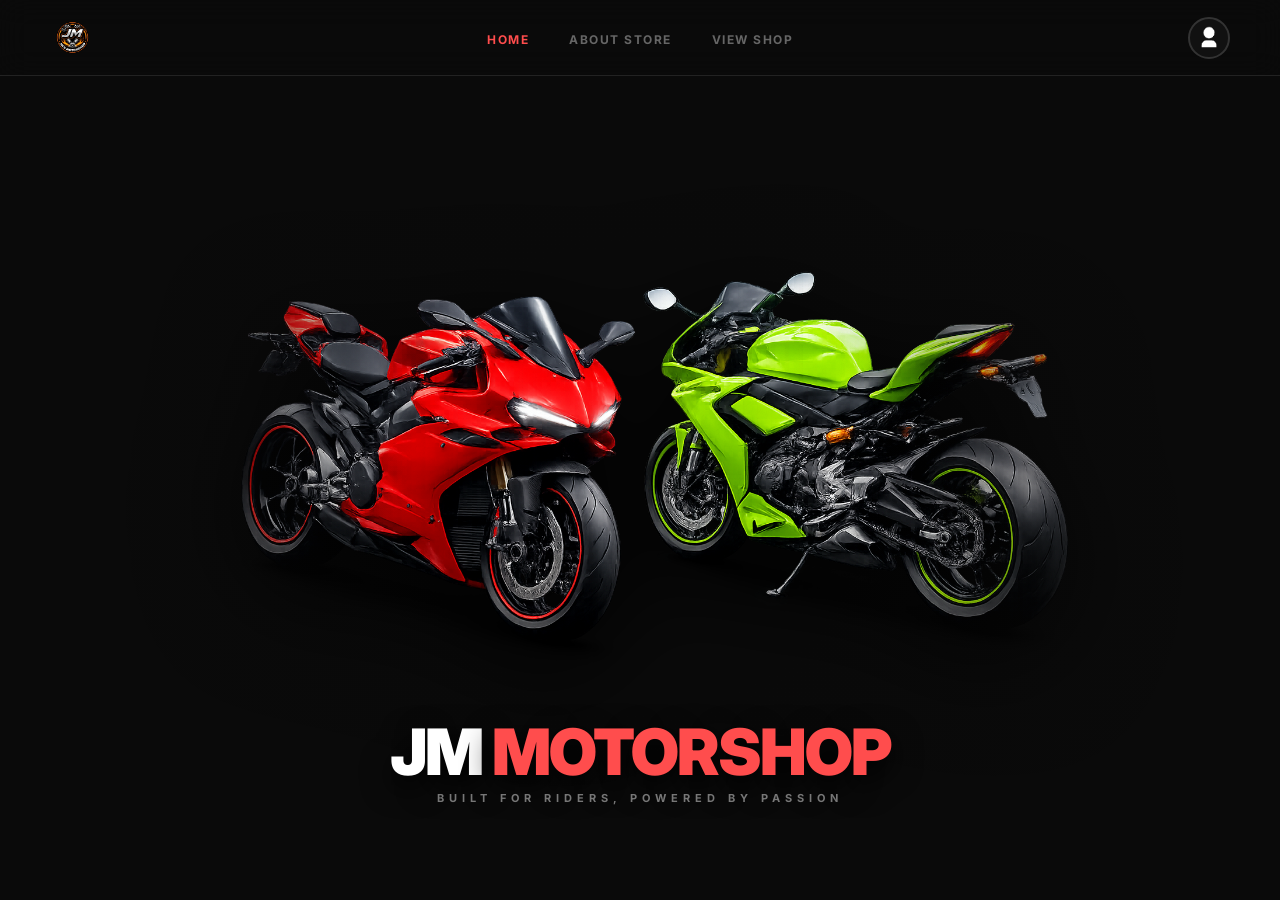
<file: index.html>
<!DOCTYPE html>
<html lang="en">
<head>
    <meta charset="UTF-8">
    <meta name="viewport" content="width=device-width, initial-scale=1.0">
    <title>JM Motorshop</title>
    <link rel="icon" type="image/png" href="./src/logo-icons/logologo.png">
    <!-- Redirect to the actual entry page -->
    <meta http-equiv="refresh" content="0; url=./src/start/index.html">
    <style>
        body {
            margin: 0;
            background: #0a0a0a;
            color: white;
            font-family: 'Inter', sans-serif;
            display: flex;
            align-items: center;
            justify-content: center;
            height: 100vh;
        }
        p { color: #555; font-size: 13px; }
        a { color: #ff4d4d; }
    </style>
</head>
<body>
    <p>Redirecting… <a href="./src/start/index.html">Click here if not redirected.</a></p>
    <script>
        window.location.replace('./src/start/index.html');
    </script>
</body>
</html>
</file>
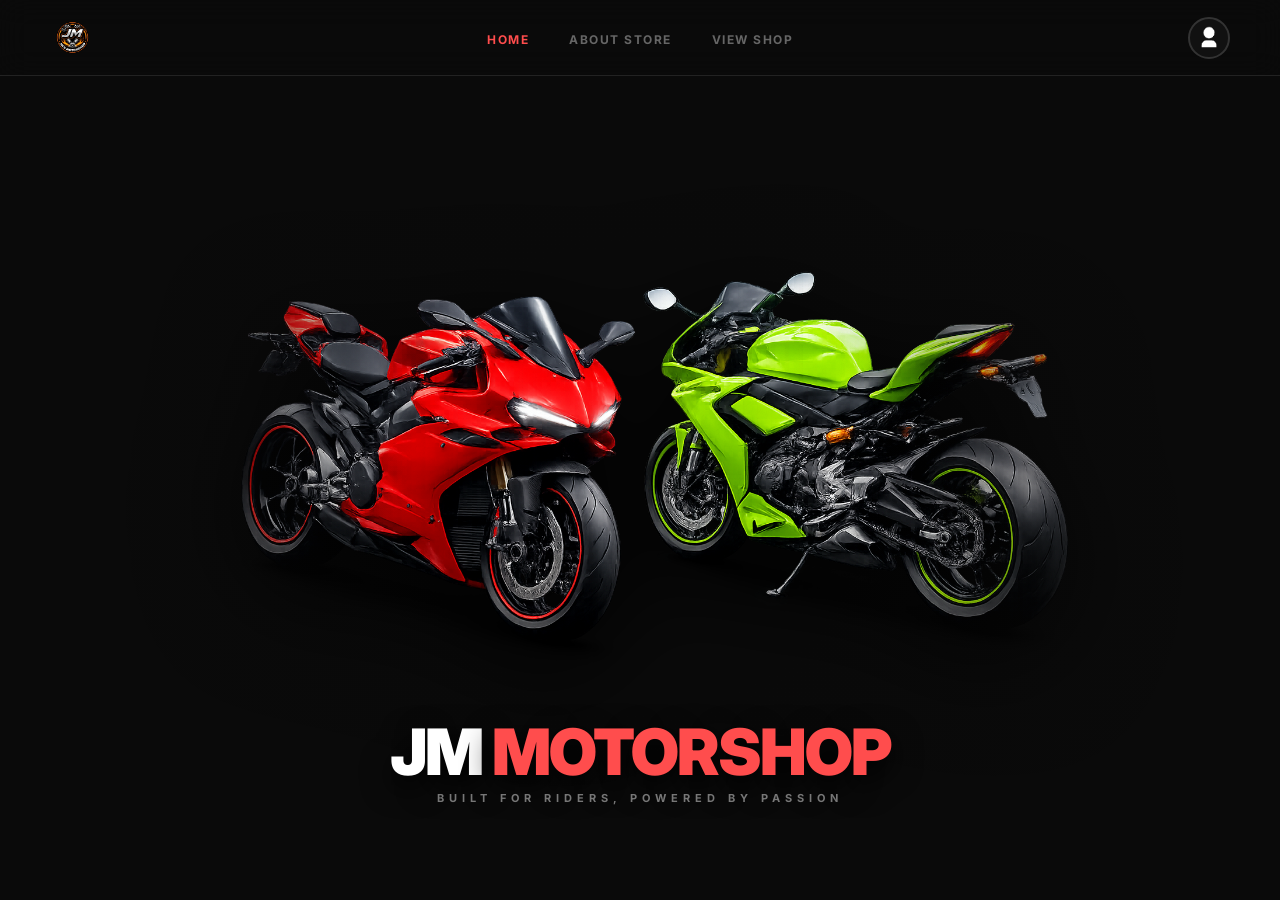
<file: src/start/index.html>
<!DOCTYPE html>
<html lang="en">
<head>
    <meta charset="UTF-8">
    <meta name="viewport" content="width=device-width, initial-scale=1.0">
    <title>JM Motorshop - Experience the Ride</title>
    <link rel="icon" type="image/png" href="../logo-icons/logologo.png"> 
    <link href="https://fonts.googleapis.com/css2?family=Inter:wght@400;700;900&display=swap" rel="stylesheet">
    <link rel="stylesheet" href="./design.css">

</head>
<body>
    <header class="main-header"> 
        <div class="logo-area">
            <div class="logo-icon" onclick="handleAdminClick()">
                <img src="../logo-icons/logologo.png" alt="Logo">
            </div>
        </div>

        <ul class="nav-links">
            <li><a href="#" class="active">Home</a></li>
            <li><a href="../about-us/about.html">About Store</a></li>
            <li><a href="../branding/brand.html">View Shop</a></li>
        </ul>

        <div class="profile-area">
            <a href="../Profile/profile.html" class="profile-circle">
                <img src="../logo-icons/user-3-fill.png" alt="Profile">
            </a>
        </div>
    </header>

    <!-- Bike slideshow -->
    <div class="bike-container">
        <img src="../logo-icons/ducatiiii.png" alt="Ducati" class="slide active">
        <img src="../logo-icons/KTMBikes.png" alt="KTM" class="slide">
        <img src="../logo-icons/ninjabikes.png" alt="Kawasaki Ninja" class="slide">
        <img src="../logo-icons/bigbike.png" alt="Big Bike" class="slide">
        <div class="hero-overlay">
            <h1>JM <span>MOTORSHOP</span></h1>
            <p>Built for Riders, Powered by Passion</p>
        </div>
    </div>

    <script src="./starter-function.js"></script>
    
</body>
</html>
</file>
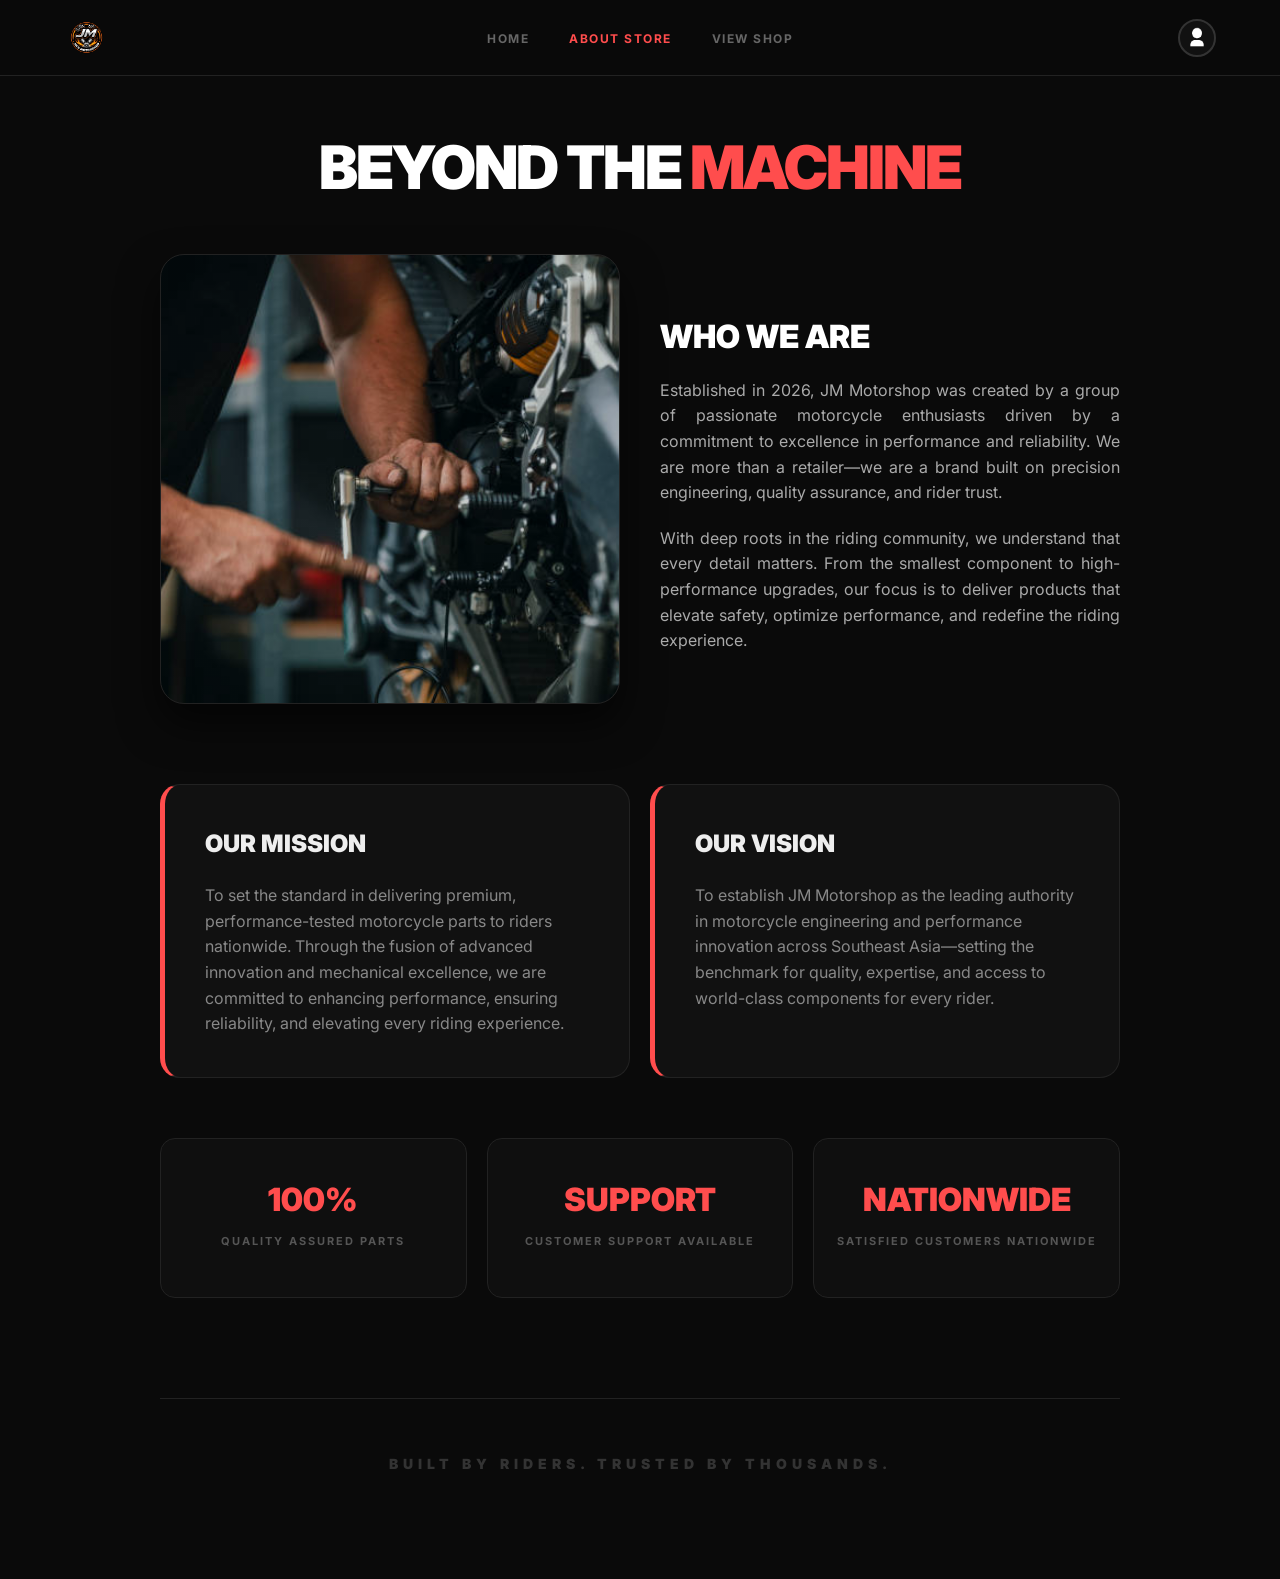
<file: src/about-us/about.html>
<!DOCTYPE html>
<html lang="en">
<head>
    <meta charset="UTF-8">
    <meta name="viewport" content="width=device-width, initial-scale=1.0">
    <title>About Us - JM Motorshop</title>
    <link rel="icon" type="image/png" href="../logo-icons/logologo.png">
    <link href="https://fonts.googleapis.com/css2?family=Inter:wght@400;700;900&display=swap" rel="stylesheet">
    <link rel="stylesheet" href="about-design.css">
</head>
<body>

    <header class="main-header">
        <div class="logo-area">
            <div class="logo-icon" onclick="handleAdminClick()">
                <img src="../logo-icons/logologo.png" alt="Logo">
            </div>
        </div>
        
        <ul class="nav-links">
            <li><a href="../start/index.html">Home</a></li>
            <li><a href="about.html" class="active">About Store</a></li>
            <li><a href="../branding/brand.html">View Shop</a></li>
        </ul>

        <div class="profile-area">
            <a href="../Profile/profile.html" class="profile-circle">
                <img src="../logo-icons/user-3-fill.png" alt="Profile">
            </a>
        </div>
    </header>

    <div class="about-container">
        <div class="hero-title reveal">
            <h1>BEYOND THE <span class="red-text">MACHINE</span></h1>
        </div>

        <section class="who-we-are">
            <div class="who-image reveal"></div> 
            <div class="who-text reveal">
                <h2>Who We Are</h2>
                <p>Established in 2026, JM Motorshop was created by a group of passionate motorcycle enthusiasts driven by a commitment to excellence in performance and reliability. We are more than a retailer—we are a brand built on precision engineering, quality assurance, and rider trust.</p>
                <p>With deep roots in the riding community, we understand that every detail matters. From the smallest component to high-performance upgrades, our focus is to deliver products that elevate safety, optimize performance, and redefine the riding experience.</p>
            </div>
        </section>

        <div class="mv-grid">
            <div class="card reveal">
                <h2>Our Mission</h2>
                <p>To set the standard in delivering premium, performance-tested motorcycle parts to riders nationwide. Through the fusion of advanced innovation and mechanical excellence, we are committed to enhancing performance, ensuring reliability, and elevating every riding experience.</p>
            </div>
            <div class="card reveal">
                <h2>Our Vision</h2>
                <p>To establish JM Motorshop as the leading authority in motorcycle engineering and performance innovation across Southeast Asia—setting the benchmark for quality, expertise, and access to world-class components for every rider.</p>
            </div>
        </div>

        <div class="stats reveal">
            <div class="stat-box">
                <h3>100%</h3>
                <p>Quality Assured Parts</p>
            </div>
            <div class="stat-box">
                <h3>SUPPORT</h3>
                <p>Customer Support Available</p>
            </div>
            <div class="stat-box">
                <h3>NATIONWIDE</h3>
                <p>Satisfied Customers Nationwide</p>
            </div>
        </div>

        <div class="trust-line reveal">
            <p>Built by riders. Trusted by thousands.</p>
        </div>
    </div>

    <script src="about-function.js"></script>
    <script>
        function handleAdminClick() {
            console.log("Logo clicked");
        }
    </script>
</body>
</html>
</file>
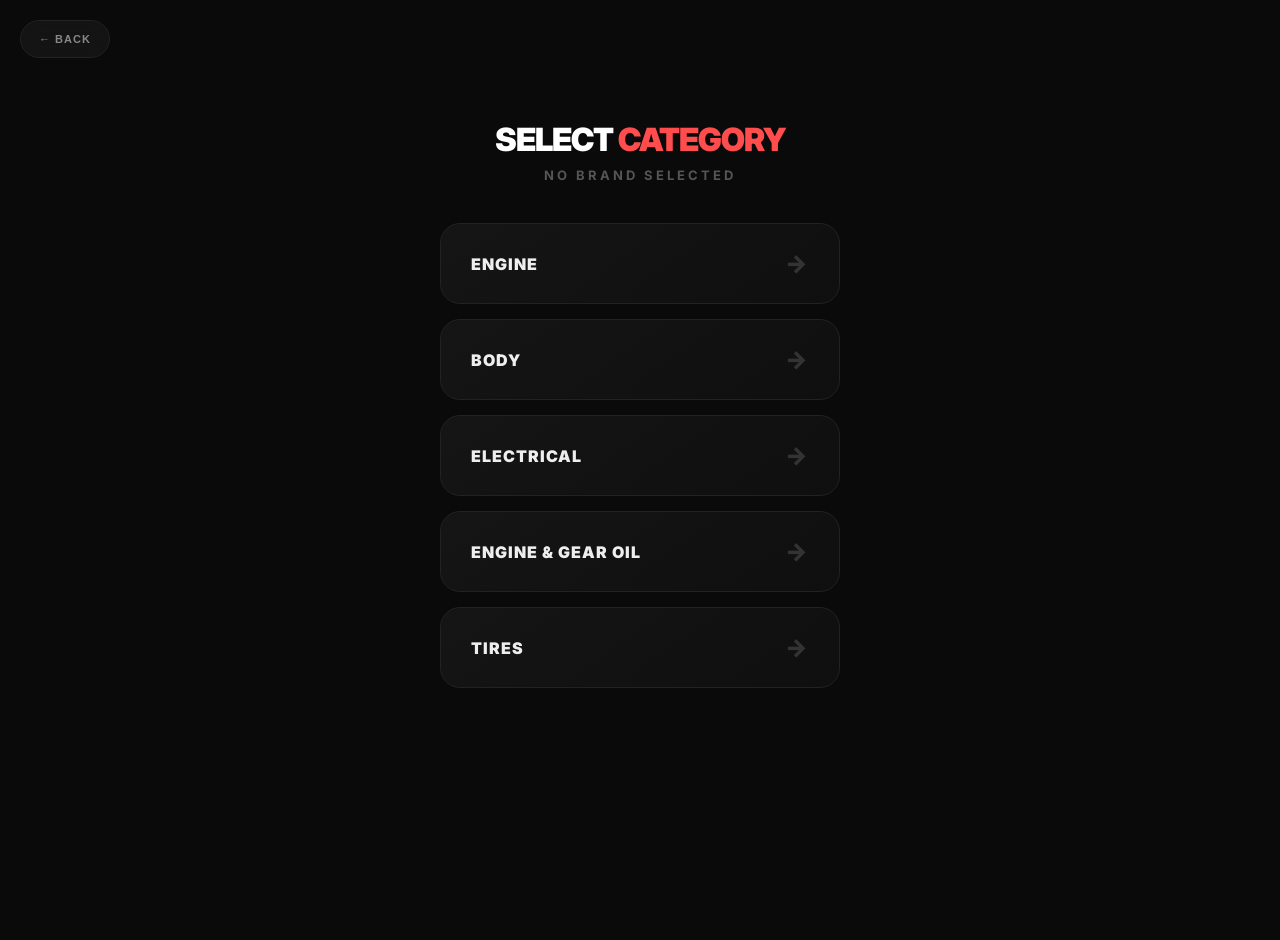
<file: src/all-about-parts/parts-categories.html>
<!DOCTYPE html>
<html lang="en">
<head>
    <meta charset="UTF-8">
    <meta name="viewport" content="width=device-width, initial-scale=1.0">
    <title>Categories - JM Motorshop</title>
    <link rel="icon" type="image/png" href="../logo-icons/logologo.png">
    <link href="https://fonts.googleapis.com/css2?family=Inter:wght@400;700;900&display=swap" rel="stylesheet">
    <link rel="stylesheet" href="parts-categories-design.css">
</head>
<body>

    <div class="wipe" id="wipe"></div>

    <button class="back-btn" onclick="triggerWipe('../branding/brand.html')">← BACK</button>

    <div class="header">
        <h1>SELECT <span>CATEGORY</span></h1>
        <div class="brand-label" id="brandName">Loading...</div>
    </div>

    <div class="grid">
        <div class="cat-card" onclick="selectCategory('Engine')">
            <span class="label">Engine</span>
            <span class="arrow">→</span>
        </div>

        <div class="cat-card" onclick="selectCategory('Body')">
            <span class="label">Body</span>
            <span class="arrow">→</span>
        </div>

        <div class="cat-card" onclick="selectCategory('Electrical')">
            <span class="label">Electrical</span>
            <span class="arrow">→</span>
        </div>
        
        <div class="cat-card" onclick="selectCategory('Engine & Gear Oil')">
            <span class="label">Engine & Gear Oil</span>
            <span class="arrow">→</span>
        </div>

        <div class="cat-card" onclick="selectCategory('Tires')">
            <span class="label">Tires</span>
            <span class="arrow">→</span>
        </div>
    </div>

    <script>
        // Initialize: Kunin ang data mula sa localStorage
        const selectedBrand = localStorage.getItem('selectedBrand');
        const brandDisplay = document.getElementById('brandName');

        // Safe check kung may napili na brand
        if (selectedBrand) {
            brandDisplay.innerText = `${selectedBrand} Parts Selection`;
        } else {
            brandDisplay.innerText = "No Brand Selected";
        }

        // Logic para sa pag-save ng category
        function selectCategory(cat) {
            localStorage.setItem('selectedCategory', cat);
            triggerWipe('parts-list.html');
        }

        // Logic para sa transition animation
        function triggerWipe(url) {
            const wipe = document.getElementById('wipe');
            wipe.classList.add('active');
            setTimeout(() => {
                window.location.href = url;
            }, 600);
        }
    </script>
</body>
</html>
</file>
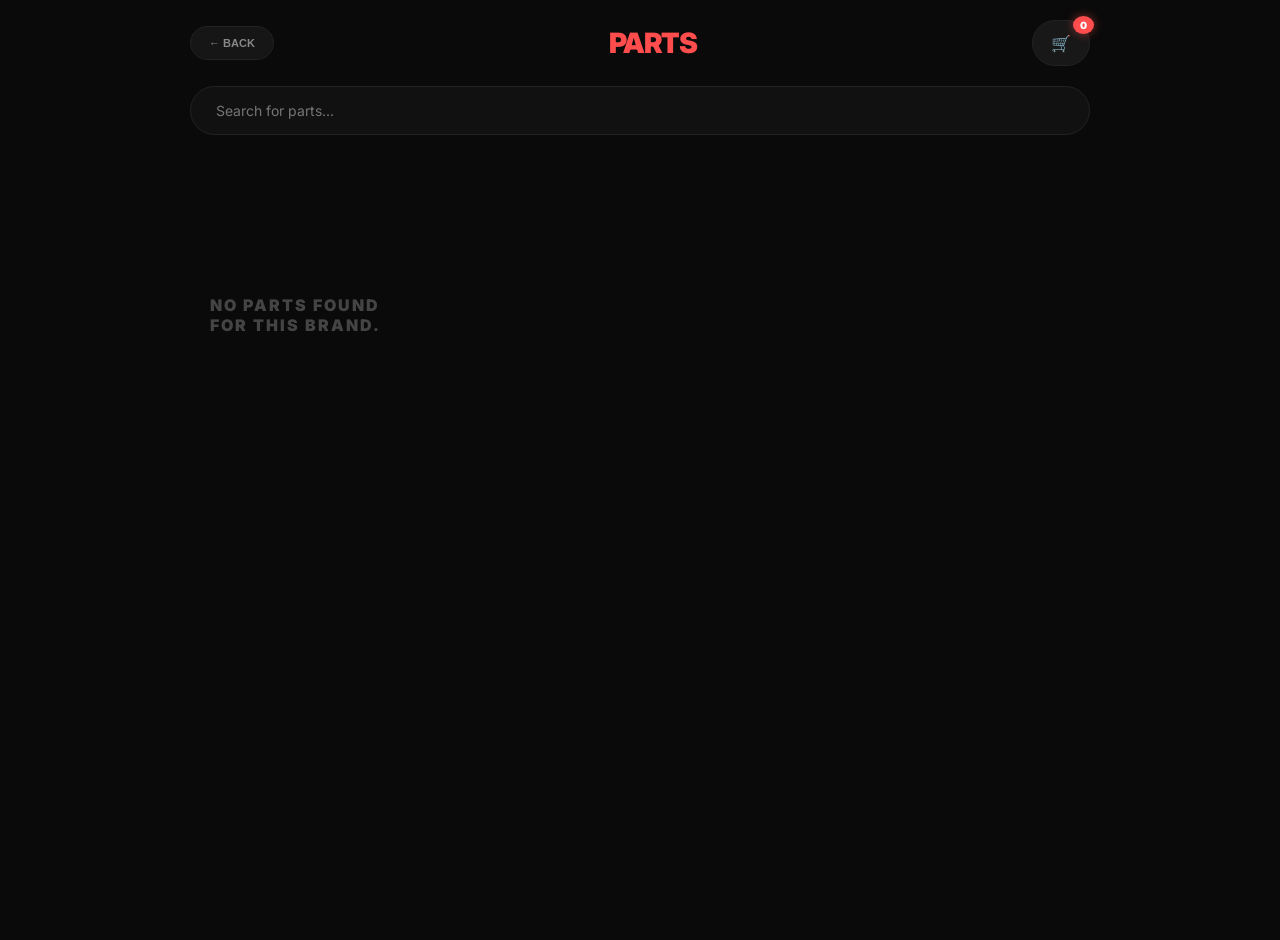
<file: src/all-about-parts/parts-list.html>
<!DOCTYPE html>
<html lang="en">
<head>
    <meta charset="UTF-8">
    <meta name="viewport" content="width=device-width, initial-scale=1.0">
    <title>Parts List - JM Motorshop</title>
    <link rel="icon" type="image/png" href="../logo-icons/logologo.png">
    <link href="https://fonts.googleapis.com/css2?family=Inter:wght@400;700;900&display=swap" rel="stylesheet">
    <link rel="stylesheet" href="parts-list-design.css">
</head>
<body>

    <div class="wipe" id="wipe"></div>

    <div class="header">
        <button class="back-btn" onclick="triggerWipe('parts-categories.html')">← BACK</button>
        <h1 id="pageTitle"><span>PARTS</span></h1>
        
        <div class="cart-status" id="cartBtn" onclick="triggerWipe('../tosee_cart/cart.html')">
            🛒 <span id="cartCount" class="cart-count">0</span>
        </div>
    </div>

    <div class="search-wrapper">
        <input type="text" id="partSearch" class="search-box" placeholder="Search for parts..." onkeyup="filterParts()">
    </div>

    <div class="parts-grid" id="partsContainer"></div>

    <script>
        window.onload = () => {
            renderParts();
            updateCartCount();
        };

        function renderParts() {
            const selectedBrand = localStorage.getItem('selectedBrand');
            const selectedCat = localStorage.getItem('selectedCategory'); 
            const container = document.getElementById('partsContainer');
            
            document.getElementById('pageTitle').innerHTML = selectedCat ? `${selectedBrand} <span>${selectedCat}</span>` : "<span>PARTS</span>";

            container.innerHTML = `
                <div class="skeleton-card"></div>
                <div class="skeleton-card"></div>
                <div class="skeleton-card"></div>
                <div class="skeleton-card"></div>
            `;

            setTimeout(() => {
                const adminInventory = JSON.parse(localStorage.getItem('jm_master_inventory')) || [];
                const liveParts = adminInventory.filter(p => 
                    p.brand === selectedBrand && p.cat === selectedCat
                );

                if (liveParts.length === 0) {
                    container.innerHTML = `<div class="empty-msg">NO ${selectedCat ? selectedCat.toUpperCase() : ''} PARTS FOUND FOR ${selectedBrand ? selectedBrand.toUpperCase() : 'THIS BRAND'}.</div>`;
                    return;
                }

                // 4. RENDER ACTUAL PARTS
                container.innerHTML = liveParts.map((item, index) => {
                    let stockClass = 'in-stock';
                    let stockText = 'IN STOCK: ' + item.stock;
                    
                    if (item.stock <= 0) {
                        stockClass = 'out-stock';
                        stockText = 'OUT OF STOCK';
                    } else if (item.stock < 10) {
                        stockClass = 'low-stock';
                        stockText = 'LOW STOCK: ' + item.stock;
                    }

                    return `
                        <div class="part-card" style="animation-delay: ${index * 0.1}s">
                            <span class="stock-badge ${stockClass}">${stockText}</span>
                            <h3>${item.name}</h3>
                            <p class="price">₱${Number(item.price).toLocaleString()}</p>
                            <button class="add-btn" 
                                ${item.stock <= 0 ? 'disabled' : ''} 
                                onclick="addToCart('${item.name}', ${item.price}, event)">
                                ${item.stock <= 0 ? 'SOLD OUT' : 'ADD TO CART'}
                            </button>
                        </div>
                    `;
                }).join('');
            }, 800); 
        }

        function filterParts() {
            let input = document.getElementById('partSearch');
            let filter = input.value.toUpperCase();
            let container = document.getElementById('partsContainer');
            let cards = container.getElementsByClassName('part-card');

            for (let i = 0; i < cards.length; i++) {
                let title = cards[i].getElementsByTagName("h3")[0];
                if (title) {
                    let txtValue = title.textContent || title.innerText;
                    if (txtValue.toUpperCase().indexOf(filter) > -1) {
                        cards[i].style.display = "";
                    } else {
                        cards[i].style.display = "none";
                    }
                }
            }
        }

        function addToCart(name, price, event) {
            let cart = JSON.parse(localStorage.getItem('cart')) || [];
            cart.push({ 
                id: Date.now(), 
                name: name, 
                price: price 
            });
            localStorage.setItem('cart', JSON.stringify(cart));

            const btn = event.currentTarget;
            const cartIcon = document.getElementById('cartBtn');
            
            const flyer = document.createElement('div');
            flyer.className = 'flyer';
            flyer.innerHTML = '⚙️'; 
            document.body.appendChild(flyer);

            const btnRect = btn.getBoundingClientRect();
            const cartRect = cartIcon.getBoundingClientRect();

            flyer.style.left = `${btnRect.left + btnRect.width / 2 - 12}px`;
            flyer.style.top = `${btnRect.top + btnRect.height / 2 - 12}px`;

            setTimeout(() => {
                flyer.style.left = `${cartRect.left + cartRect.width / 2 - 5}px`;
                flyer.style.top = `${cartRect.top + cartRect.height / 2 - 5}px`;
                flyer.style.transform = 'scale(0.2)';
                flyer.style.opacity = '0';
            }, 50);

            setTimeout(() => {
                flyer.remove();
                updateCartCount();
                
                cartIcon.classList.add('cart-bounce');
                setTimeout(() => cartIcon.classList.remove('cart-bounce'), 400);

                showToast(name);
            }, 850);
        }

        function showToast(name) {
            const toast = document.createElement('div');
            toast.style.cssText = "position:fixed; bottom:20px; left:50%; transform:translateX(-50%); background:#ff4d4d; color:white; padding:10px 20px; border-radius:50px; font-size:12px; font-weight:900; z-index:10000; animation: fadeInUp 0.3s ease;";
            toast.innerText = `ADDED ${name.toUpperCase()} TO CART!`;
            document.body.appendChild(toast);
            setTimeout(() => toast.remove(), 2000); 
        }

        function updateCartCount() {
            const cart = JSON.parse(localStorage.getItem('cart')) || [];
            document.getElementById('cartCount').innerText = cart.length;
        }

        function triggerWipe(url) {
            document.getElementById('wipe').classList.add('active');
            setTimeout(() => {
                window.location.href = url;
            }, 600);
        }
    </script>
</body>
</html>
</file>
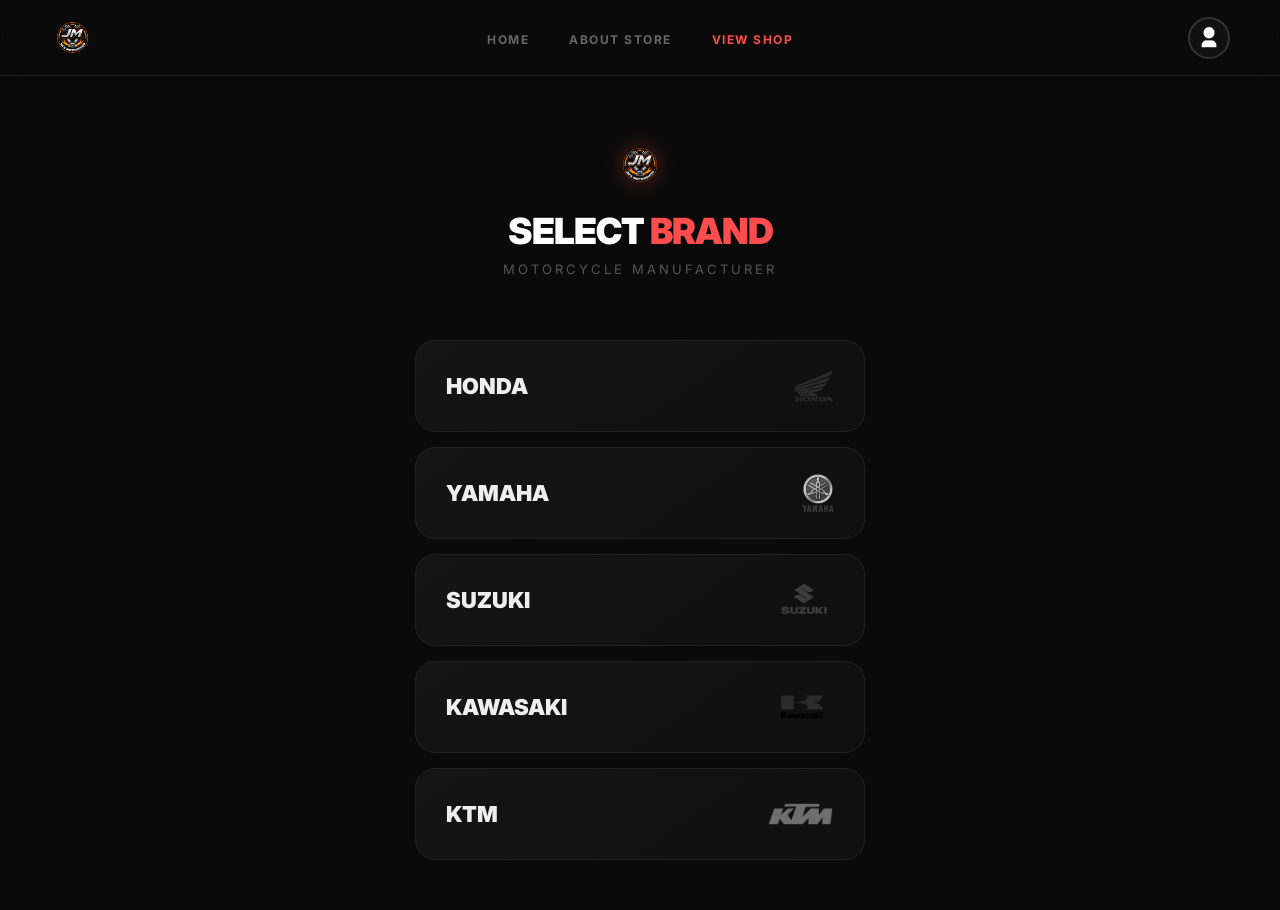
<file: src/branding/brand.html>
<!DOCTYPE html>
<html lang="en">
<head>
    <meta charset="UTF-8">
    <meta name="viewport" content="width=device-width, initial-scale=1.0">
    <title>Select Brand - JM Motorshop</title>
    <link rel="icon" type="image/png" href="../logo-icons/logologo.png">
    <link href="https://fonts.googleapis.com/css2?family=Inter:wght@400;700;900&display=swap" rel="stylesheet">
    <style>
        body { 
            background: #0a0a0a; 
            color: white; 
            font-family: 'Inter', sans-serif; 
            margin: 0; 
            display: flex;
            flex-direction: column;
            align-items: center;
            min-height: 100vh;
            overflow-x: hidden;
        }

        @keyframes fadeInDown {
            from { opacity: 0; transform: translateY(-20px); }
            to { opacity: 1; transform: translateY(0); }
        }

        @keyframes slideInRight {
            from { opacity: 0; transform: translateX(-30px); }
            to { opacity: 1; transform: translateX(0); }
        }

        .main-header {
            background: rgba(10, 10, 10, 0.9);
            backdrop-filter: blur(15px);
            padding: 15px 50px;
            display: grid;
            grid-template-columns: 1fr auto 1fr; 
            align-items: center;
            border-bottom: 1px solid #222;
            position: fixed;
            top: 0;
            width: 100%;
            z-index: 1000;
            box-sizing: border-box;
        }

        .logo-area { justify-self: start; }
        
        .logo-icon {
            width: 45px;
            height: 45px;
            display: flex;
            justify-content: center;
            align-items: center;
            text-decoration: none;
            transition: 0.3s ease;
            cursor: pointer; 
        }

        .logo-icon img {
            width: 100%;
            height: auto;
            object-fit: contain;
        }

        .logo-icon:hover { transform: scale(1.1); }

        .nav-links { 
            display: flex; 
            gap: 40px; 
            list-style: none; 
            margin: 0; 
            padding: 0; 
            justify-self: center;
        }

        .nav-links a { 
            text-decoration: none; 
            color: #666; 
            font-weight: 700; 
            font-size: 12px; 
            text-transform: uppercase; 
            letter-spacing: 1.5px;
            transition: 0.3s;
        }
        .nav-links a:hover, .nav-links a.active { color: #ff4d4d; }

        .profile-area { justify-self: end; }

        .profile-circle {
            width: 38px;
            height: 38px;
            background: #111;
            border: 2px solid #333;
            border-radius: 50%;
            display: flex;
            justify-content: center;
            align-items: center;
            overflow: hidden;
            transition: 0.3s ease;
            text-decoration: none;
            cursor: pointer;
        }

        .profile-circle img {
            width: 60%; 
            height: 60%;
            object-fit: contain;
            filter: invert(1);
        }

        .profile-circle:hover {
            border-color: #ff4d4d;
            transform: translateY(-2px);
            box-shadow: 0 0 15px rgba(255, 77, 77, 0.3);
        }

        .header { text-align: center; margin-top: 140px; margin-bottom: 50px; animation: fadeInDown 0.8s ease-out; }
        .brand-logo-img { width: 50px; margin-bottom: 15px; filter: drop-shadow(0 0 10px rgba(255, 77, 77, 0.3)); }
        h1 { color: white; font-weight: 900; text-transform: uppercase; margin: 0; font-size: 36px; letter-spacing: -1px; }
        h1 span { color: #ff4d4d; }
        p.sub-text { color: #555; font-size: 13px; margin-top: 8px; text-transform: uppercase; letter-spacing: 3px; }

        .brand-container { 
            width: 100%;
            max-width: 450px; 
            display: flex; 
            flex-direction: column; 
            gap: 15px; 
            padding-bottom: 50px;
        }

        .brand-card {
            background: linear-gradient(145deg, #151515, #0f0f0f);
            border: 1px solid #222;
            padding: 25px 30px;
            border-radius: 20px;
            display: flex;
            justify-content: space-between;
            align-items: center;
            cursor: pointer;
            transition: all 0.4s cubic-bezier(0.165, 0.84, 0.44, 1);
            opacity: 0;
            animation: slideInRight 0.6s ease-out forwards;
        }

        .brand-card:nth-child(1) { animation-delay: 0.2s; }
        .brand-card:nth-child(2) { animation-delay: 0.3s; }
        .brand-card:nth-child(3) { animation-delay: 0.4s; }

        .brand-card:hover { 
            border-color: #ff4d4d; 
            background: #1a1a1a; 
            transform: translateX(15px);
            box-shadow: -10px 10px 30px rgba(0,0,0,0.5);
        }

        .brand-card span { 
            font-weight: 900; 
            text-transform: uppercase; 
            font-size: 22px; 
            color: #eee;
            transition: 0.3s;
        }
        .brand-card:hover span { color: #ff4d4d; }

        .brand-card img { height: 40px; transition: 0.4s; filter: grayscale(100%) brightness(0.8); }
        .brand-card:hover img { filter: grayscale(0%) brightness(1); transform: scale(1.1); }

        .wipe {
            position: fixed; top: 0; left: -100%; width: 100%; height: 100%;
            background: #ff4d4d; z-index: 9999; transition: 0.6s cubic-bezier(0.7, 0, 0.3, 1);
        }
        .wipe.active { left: 0; }

        /* --- Responsive --- */
        @media (max-width: 768px) {
            .main-header { padding: 12px 20px; }
            .nav-links { gap: 20px; }
            .nav-links a { font-size: 10px; letter-spacing: 1px; }
            h1 { font-size: 26px; }
            .brand-container { padding: 0 15px 50px; }
            .brand-card { padding: 20px 22px; }
            .brand-card span { font-size: 18px; }
            .brand-card img { height: 32px; }
        }

        @media (max-width: 480px) {
            .main-header { padding: 10px 15px; }
            .nav-links { gap: 14px; }
            .nav-links a { font-size: 9px; }
            h1 { font-size: 22px; }
            p.sub-text { font-size: 11px; letter-spacing: 2px; }
            .header { margin-top: 110px; margin-bottom: 30px; }
            .brand-card:hover { transform: translateX(8px); }
        }
    </style>
</head>
<body>

    <div class="wipe" id="wipe"></div>

    <header class="main-header">
        <div class="logo-area">
            <div class="logo-icon" onclick="handleAdminClick()">
                <img src="../logo-icons/logologo.png" alt="Logo">
            </div>
        </div>
        
        <ul class="nav-links">
            <li><a href="../start/index.html">Home</a></li>
            <li><a href="../about-us/about.html">About Store</a></li>
            <li><a href="brand.html" class="active">View Shop</a></li>
        </ul>

        <div class="profile-area">
            <div class="profile-circle" onclick="goToAccount()">
                <img src="../logo-icons/user-3-fill.png" alt="Profile">
            </div>
        </div>
    </header>

    <div class="header">
        <img src="../logo-icons/logologo.png" class="brand-logo-img" alt="JM"> 
        <h1>SELECT <span>BRAND</span></h1>
        <p class="sub-text">Motorcycle Manufacturer</p>
    </div>

    <div class="brand-container">
        <div class="brand-card" onclick="selectBrand('Honda')">
            <span>Honda</span>
            <img src="../logo-icons/honda.png" alt="honda">
        </div>

        <div class="brand-card" onclick="selectBrand('Yamaha')">
            <span>Yamaha</span>
            <img src="../logo-icons/yamaha.png" alt="yamaha">
        </div>

        <div class="brand-card" onclick="selectBrand('Suzuki')">
            <span>Suzuki</span>
            <img src="../logo-icons/suzuki.png" alt="suzuki">
        </div>

        <div class="brand-card" onclick="selectBrand('Kawasaki')">
            <span>Kawasaki</span>
            <img src="../logo-icons/kawasaki.png" alt="kawasaki">
        </div>

        <div class="brand-card" onclick="selectBrand('KTM')">
            <span>KTM</span>
            <img src="../logo-icons/ktm.png" alt="ktm">
        </div>

        
    </div>

    <script src="brand-function.js"></script>

</body>
</html>
</file>
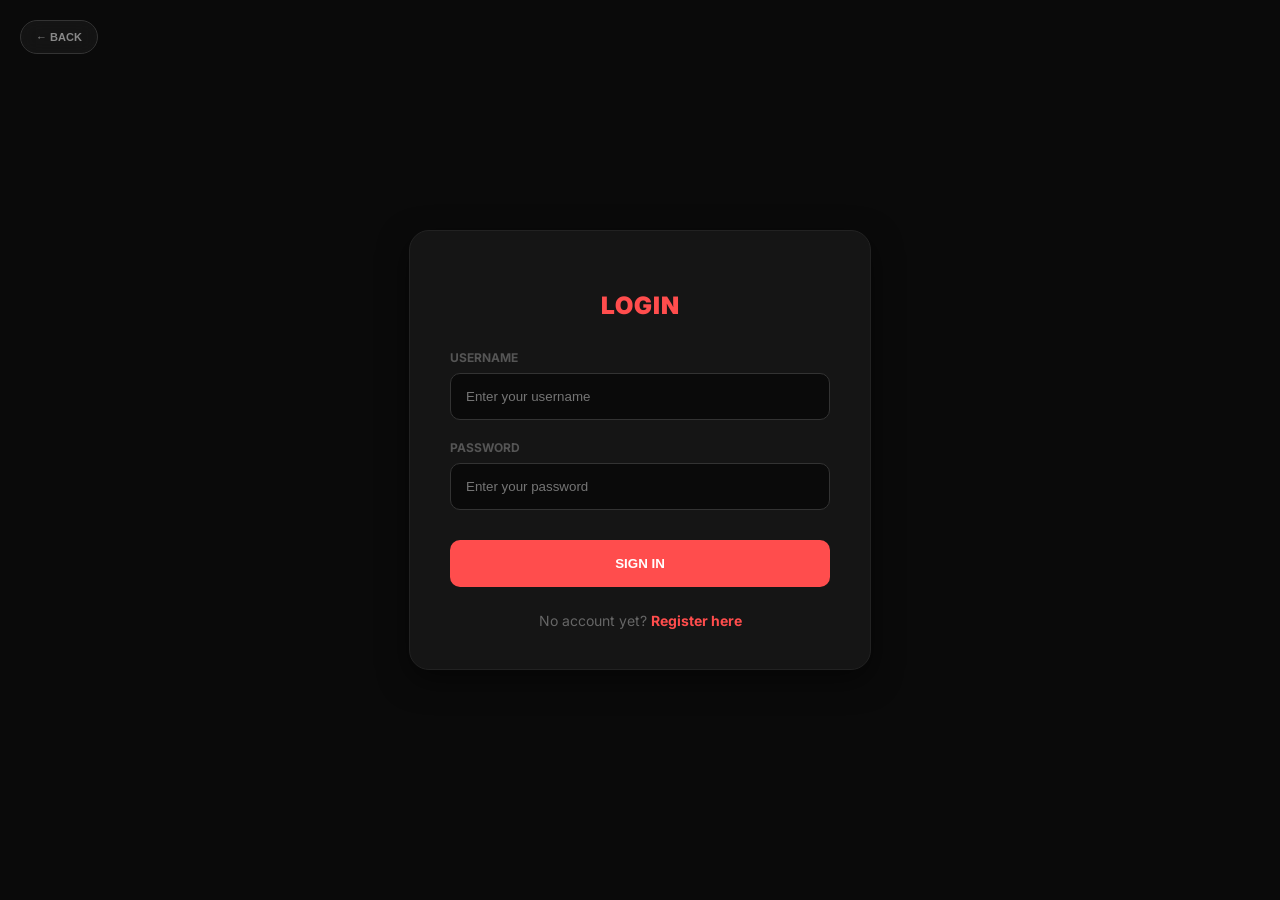
<file: src/login/login.html>
<!DOCTYPE html>
<html lang="en">
<head>
    <meta charset="UTF-8">
    <meta name="viewport" content="width=device-width, initial-scale=1.0">
    <title>Login - JM Motorshop</title>
    <link rel="icon" type="image/png" href="../logo-icons/logologo.png">
    <link href="https://fonts.googleapis.com/css2?family=Inter:wght@400;700;900&display=swap" rel="stylesheet">
    <style>
        body { background: #0a0a0a; color: white; font-family: 'Inter', sans-serif; display: flex; align-items: center; justify-content: center; min-height: 100vh; margin: 0; padding: 20px; box-sizing: border-box; }
        
        .back-btn {
            position: absolute; top: 20px; left: 20px;
            background: rgba(30, 30, 30, 0.5); color: #888; border: 1px solid #333;
            padding: 10px 15px; border-radius: 50px; cursor: pointer;
            font-weight: 700; font-size: 11px; text-transform: uppercase; transition: 0.3s;
            backdrop-filter: blur(10px);
        }
        .back-btn:hover { background: #ff4d4d; border-color: #ff4d4d; color: white; }

        .auth-card { background: #151515; padding: 40px; border-radius: 20px; border: 1px solid #222; width: 100%; max-width: 380px; text-align: center; box-shadow: 0 10px 30px rgba(0,0,0,0.5); }
        h2 { color: #ff4d4d; font-weight: 900; margin-bottom: 30px; text-transform: uppercase; letter-spacing: 1px; }
        .input-group { margin-bottom: 20px; text-align: left; }
        label { display: block; margin-bottom: 8px; font-size: 12px; color: #555; font-weight: 700; text-transform: uppercase; }
        input { background: #0a0a0a; border: 1px solid #333; color: white; padding: 15px; width: 100%; border-radius: 10px; box-sizing: border-box; outline: none; transition: 0.3s; }
        input:focus { border-color: #ff4d4d; }
        .btn-auth { background: #ff4d4d; color: white; border: none; width: 100%; padding: 16px; border-radius: 10px; font-weight: 900; cursor: pointer; margin-top: 10px; text-transform: uppercase; transition: 0.3s; }
        .btn-auth:hover { background: #e60000; transform: translateY(-2px); }
        .toggle-link { margin-top: 25px; font-size: 14px; color: #666; cursor: pointer; user-select: none; }
        .toggle-link span { color: #ff4d4d; font-weight: 700; }

        .hidden { display: none; }

        @media (max-width: 480px) {
            .auth-card { padding: 28px 20px; border-radius: 16px; }
            .back-btn { top: 15px; left: 15px; padding: 8px 12px; font-size: 10px; }
            h2 { font-size: 20px; margin-bottom: 22px; }
            input { padding: 12px; font-size: 14px; }
            .btn-auth { padding: 14px; font-size: 14px; }
        }
    </style>
</head>
<body>

    <button class="back-btn" onclick="window.location.href='../start/index.html'">← Back</button>

    <div class="auth-card" id="loginBox">
        <h2>LOGIN</h2>
        <div class="input-group">
            <label>USERNAME</label>
            <input type="text" id="loginUser" placeholder="Enter your username">
        </div>
        <div class="input-group">
            <label>PASSWORD</label>
            <input type="password" id="loginPass" placeholder="Enter your password">
        </div>
        <button class="btn-auth" onclick="login()">SIGN IN</button>
        <div class="toggle-link" onclick="toggleAuth()">No account yet? <span>Register here</span></div>
    </div>

    <div class="auth-card hidden" id="registerBox">
        <h2>REGISTER</h2>
        <div class="input-group">
            <label>CREATE USERNAME</label>
            <input type="text" id="regUser" placeholder="Create your username">
        </div>
        <div class="input-group">
            <label>CREATE PASSWORD</label>
            <input type="password" id="regPass" placeholder="Create your password">
        </div>
        <button class="btn-auth" onclick="register()">CREATE ACCOUNT</button>
        <div class="toggle-link" onclick="toggleAuth()">Already have an account? <span>Login here</span></div>
    </div>

    <script>
        function toggleAuth() {
            document.getElementById('loginBox').classList.toggle('hidden');
            document.getElementById('registerBox').classList.toggle('hidden');
        }

        function register() {
            const user = document.getElementById('regUser').value.trim();
            const pass = document.getElementById('regPass').value.trim();

            if(!user || !pass) {
                alert("Please fill up all fields!");
                return;
            }

            let users = JSON.parse(localStorage.getItem('jm_users')) || [];
            if(users.some(u => u.username === user)) {
                alert("Username already exists!");
                return;
            }

            users.push({username: user, password: pass});
            localStorage.setItem('jm_users', JSON.stringify(users));
            alert("Registration Successful! You can now login.");
            toggleAuth();
        }

        function login() { 
            const user = document.getElementById('loginUser').value.trim();
            const pass = document.getElementById('loginPass').value.trim();

            if(!user || !pass) {
                alert("Please enter username and password!");
                return;
            }

           
            if(user === "admin" && pass === "123") {
                localStorage.setItem('currentUser', JSON.stringify({username: 'Admin'}));
                window.location.href = '../admin/admin.html';
                return;
            }

            let users = JSON.parse(localStorage.getItem('jm_users')) || [];
            const foundUser = users.find(u => u.username === user && u.password === pass);

            if(foundUser) {
                localStorage.setItem('currentUser', JSON.stringify({username: user}));
                alert("Login Successful!");
                
                window.location.href = '../start/index.html'; 
            } else {
                alert("Invalid username or password!");
            }
        }
    </script>
</body>
</html>
</file>
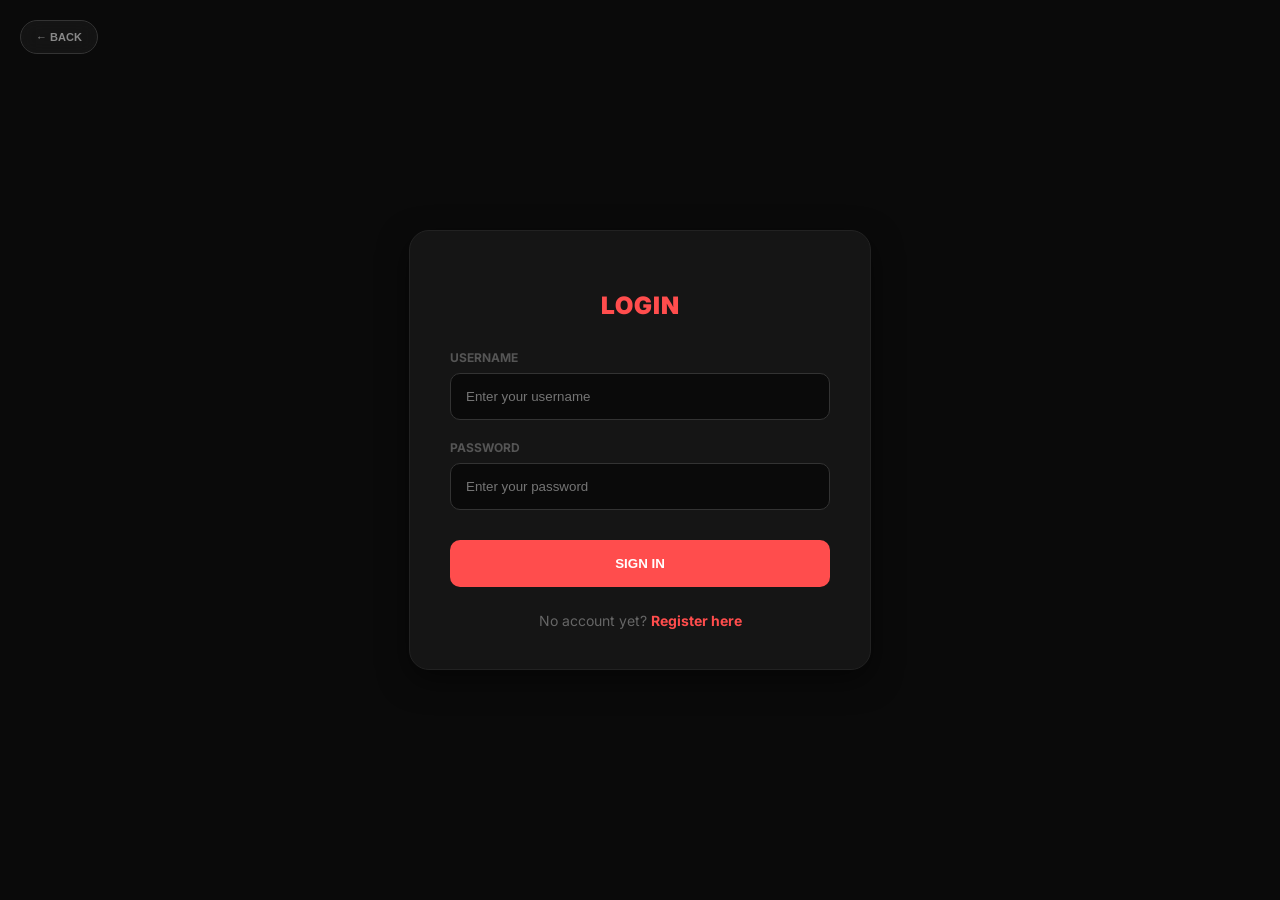
<file: src/Profile/profile.html>
<!DOCTYPE html>
<html lang="en">
<head>
    <meta charset="UTF-8">
    <meta name="viewport" content="width=device-width, initial-scale=1.0">
    <title>My Profile - JM Motorshop</title>
    <link rel="icon" type="image/png" href="../logo-icons/logologo.png">
    <link href="https://fonts.googleapis.com/css2?family=Inter:wght@400;700;900&display=swap" rel="stylesheet">
    <link rel="stylesheet" href="profile-design.css">
</head>
<body>

    <button class="settings-trigger" onclick="openSettings()">⚙️ SETTINGS</button>

    <div class="container">
        <div class="profile-card">
            <div class="avatar" id="avatarIcon">
                <span id="initialText">?</span>
                <img id="profileImg" src="" style="display: none;">
            </div>
            <h2 id="userName">Username</h2>
            <div class="user-tag">Verified Customer</div>
        </div>

        <div class="history-title">Order History</div>
        <div id="receiptsContainer"></div>

        <div class="btn-group">
            <button class="btn btn-shop" onclick="window.location.href='../branding/brand.html'">Shop More</button>
            <button class="btn btn-home" onclick="window.location.href='../start/index.html'">Home</button>
            <button class="btn btn-logout" onclick="logout()">Logout</button>
        </div>
    </div>

    <div id="settingsModal" class="modal">
        <div class="modal-content">
            <h3>Edit Profile</h3>
            <label style="font-size: 10px; color: #444; font-weight: 900; text-transform: uppercase;">Display Name</label>
            <input type="text" id="editNameInput" placeholder="Enter name">
            
            <label style="font-size: 10px; color: #444; font-weight: 900; text-transform: uppercase; display: block;">Profile Photo</label>
            <input type="file" id="imageInput" accept=".jpg, .jpeg, .png" style="font-size: 10px; border: none; padding: 10px 0; color: #555;">
            
            <button class="btn btn-save" onclick="saveSettings()">Save Changes</button>
            <button class="btn btn-logout" style="width: 100%; margin-top: 10px; color: #ff4d4d;" onclick="closeSettings()">Cancel</button>
        </div>
    </div>

    <script src="profile-function.js"></script>
</body>
</html>
</file>
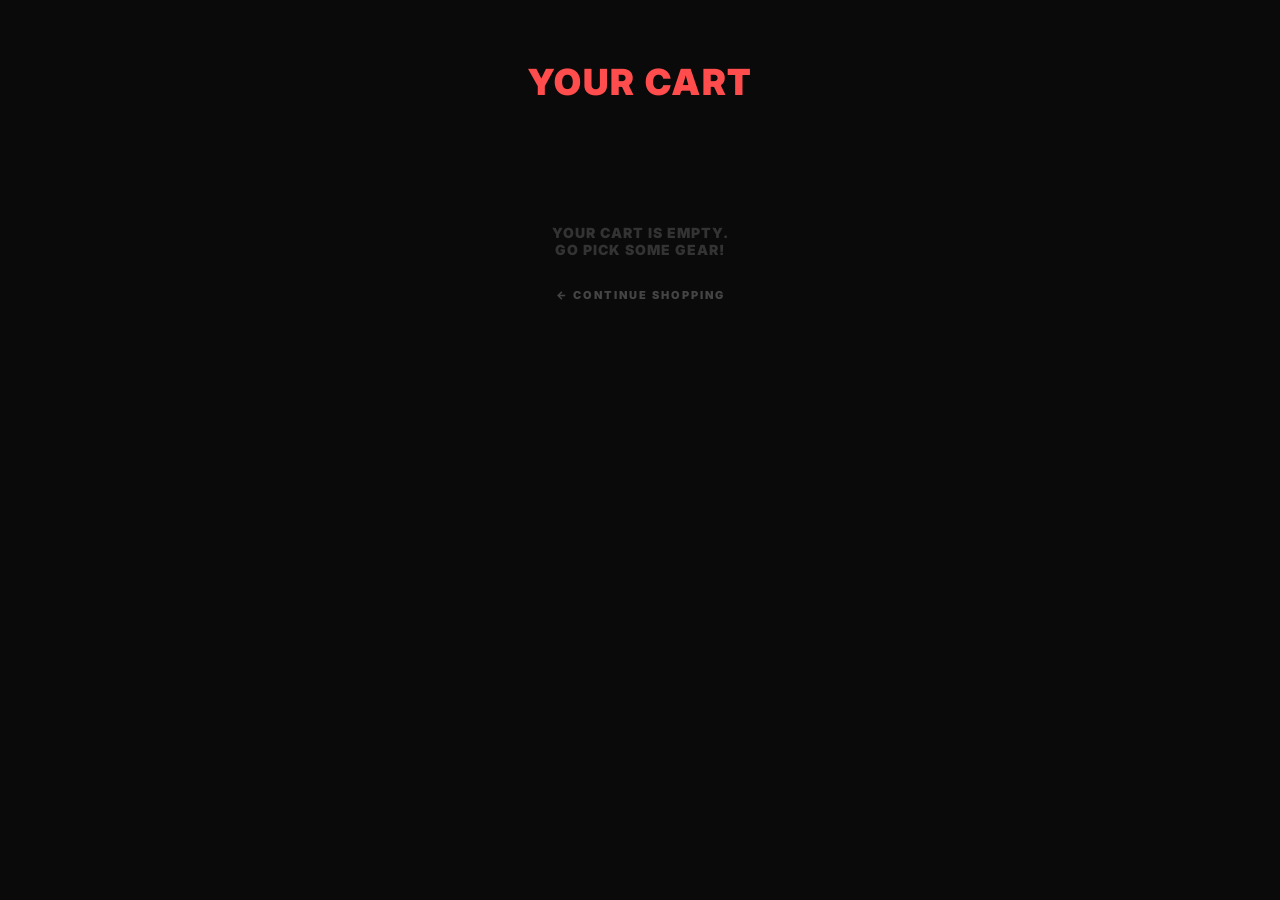
<file: src/tosee_cart/cart.html>
<!DOCTYPE html>
<html lang="en">
<head>
    <meta charset="UTF-8">
    <meta name="viewport" content="width=device-width, initial-scale=1.0">
    <title>Your Order - JM Motorshop</title>
    <link rel="icon" type="image/png" href="../logo-icons/logologo.png">
    <link href="https://fonts.googleapis.com/css2?family=Inter:wght@400;700;900&display=swap" rel="stylesheet">
    <link rel="stylesheet" href="cart-design.css">
</head>
<body>
    <h1>YOUR CART</h1>

    <div class="order-container" id="orderList"></div>

    <div class="total-section" id="cartSummary" style="display: none;">
        <div class="total-row">
            <span class="total-label">Grand Total</span>
            <span id="totalDisplay" class="total-amount">₱0</span>
        </div>
        <button class="btn-checkout" onclick="window.location.href='checkout.html'">Proceed to Checkout</button>
    </div>

    <a href="../branding/brand.html" class="continue-btn">← Continue Shopping</a>

    <script src="cart-function.js"></script>
</body>
</html>
</file>
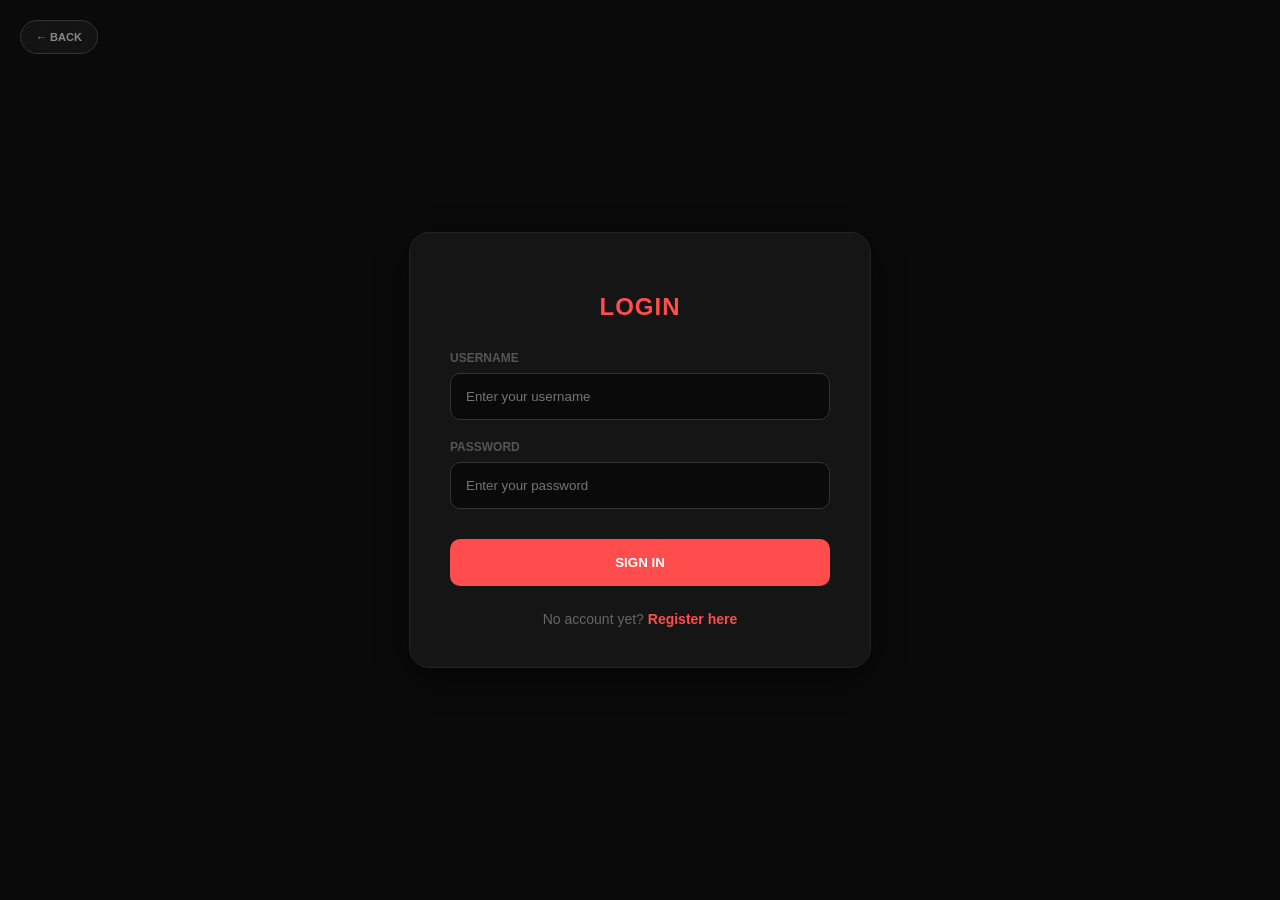
<file: src/tosee_cart/checkout.html>
<!DOCTYPE html>
<html lang="en">
<head>
    <meta charset="UTF-8">
    <meta name="viewport" content="width=device-width, initial-scale=1.0">
    <title>Checkout - JM Motorshop</title>
    <link rel="icon" type="image/png" href="../logo-icons/logologo.png">
    <link href="https://fonts.googleapis.com/css2?family=Inter:wght@400;700;900&display=swap" rel="stylesheet">
<link rel="stylesheet" href="checkout-design.css">
</head>
<body>

    <div class="checkout-box">
        <a href="../branding/brand.html" class="back-link" style="color:#444; text-decoration:none; font-size:10px; font-weight:900; transition: 0.3s; text-transform: uppercase; letter-spacing: 1px;">← Back to Shop</a>
        
        <h2 style="margin-top: 15px;">Checkout</h2>

        <div class="user-card">
            <small>Account Name</small>
            <b id="accName">Loading...</b>
        </div>

        <div id="orderItemsDisplay" class="order-list"></div>

        <div class="payment-section" style="margin-top: 20px;">
            <h4 style="margin: 0 0 12px 0; color: #444; font-size: 10px; text-transform: uppercase; font-weight: 900; letter-spacing: 1px;">Payment Method</h4>
            <div class="methods-grid" style="display: grid; grid-template-columns: 1fr 1fr; gap: 10px;">
                <div class="method-card" onclick="selectMethod(this, 'GCash/PayMaya')">GCASH/PAYMAYA</div>
                <div class="method-card" onclick="selectMethod(this, 'Cash')">CASH</div>
            </div>
        </div>

        <div class="total-container">
            <span style="font-weight:900; color: #444; text-transform: uppercase; font-size: 12px;">Total Amount</span>
            <span id="totalDisplay" style="font-weight: 900; font-size: 28px; color: #4CAF50; letter-spacing: -1px;">₱0</span>
        </div>

        <button class="btn-place-order" id="orderBtn" onclick="processOrder()">Place Order Now</button>
    </div>

    <div id="receiptModal">
        <div class="receipt-paper" id="printableReceipt">
            <div class="receipt-header">
                <h3 style="margin:0; letter-spacing: 3px; font-weight: 900;">JM MOTORSHOP</h3>
                <small style="text-transform: uppercase; font-weight: bold;">Official Receipt</small><br>
                <small id="rDate" style="color: #666;"></small>
            </div>
            <div class="receipt-line"><span>ORDER ID:</span> <span id="rID"></span></div>
            <div class="receipt-line"><span>CUSTOMER:</span> <span id="rCust"></span></div>
            <div class="receipt-line"><span>PAYMENT:</span> <span id="rPay"></span></div>
            <div class="receipt-line"><span>STATUS:</span> <span id="rStatus" class="r-status"></span></div>
            
            <div style="border-top: 1px solid #eee; margin: 15px 0;"></div>
            <div id="rItems"></div>
            
            <div class="receipt-total" style="border-top: 2px dashed #000; margin-top: 15px; padding-top: 15px; font-weight: 900; display: flex; justify-content: space-between; font-size: 18px;">
                <span>TOTAL</span>
                <span id="rTotal"></span>
            </div>
            
            <p style="text-align:center; font-size:9px; margin-top:30px; font-weight: bold; text-transform: uppercase; border-top: 1px solid #eee; padding-top: 10px;">Ride Safe & Rev Up!<br>Thank you for choosing JM.</p>
            
            <button class="btn-done" onclick="finishOrder()">Done</button>
        </div>
    </div>

    <script src="checkout-function.js"></script>
</body>
</html>
</file>
<file: src/start/design.css>
body {
            margin: 0;
            padding: 0;
            background-color: #0a0a0a;
            color: white;
            font-family: 'Inter', sans-serif;
            overflow: hidden; /* intentional: full-screen hero only */
            height: 100vh;
            display: flex;
            flex-direction: column;
        }

        /* ---- Responsive: index / hero page ---- */
        @media (max-width: 768px) {
            .main-header {
                padding: 12px 20px;
                grid-template-columns: auto 1fr auto;
            }
            .nav-links { gap: 20px; }
            .nav-links a { font-size: 10px; letter-spacing: 1px; }
            .slide { width: 90%; }
            .hero-overlay h1 { letter-spacing: -1px; }
        }

        @media (max-width: 480px) {
            .main-header { padding: 10px 15px; }
            .nav-links { gap: 14px; }
            .nav-links a { font-size: 9px; letter-spacing: 0.5px; }
            .slide { width: 95%; }
            .hero-overlay p { font-size: 9px; letter-spacing: 3px; }
        }

        .main-header {
            background: rgba(10, 10, 10, 0.9);
            backdrop-filter: blur(15px);
            padding: 15px 50px;
            display: grid;
            grid-template-columns: 1fr auto 1fr; 
            align-items: center;
            border-bottom: 1px solid #222;
            position: fixed;
            top: 0;
            width: 100%;
            z-index: 1000;
            box-sizing: border-box;
        }

        .logo-area { justify-self: start; }
        
        .logo-icon {
            width: 45px;
            height: 45px;
            display: flex;
            justify-content: center;
            align-items: center;
            text-decoration: none;
            transition: 0.3s ease;
            cursor: pointer;
        }

        .logo-icon img {
            width: 100%;
            height: auto;
            object-fit: contain;
        }

        .logo-icon:hover { transform: scale(1.1); }

        .nav-links {
            display: flex;
            gap: 40px;
            list-style: none;
            margin: 0;
            padding: 0;
            justify-self: center;
        }

        .nav-links a {
            text-decoration: none;
            color: #666;
            font-weight: 700;
            font-size: 12px;
            text-transform: uppercase;
            letter-spacing: 1.5px;
            transition: 0.3s;
        }

        .nav-links a:hover, .nav-links a.active {
            color: #ff4d4d;
        }

        .profile-area {
            display: flex;        
            align-items: center;  
            gap: 15px;            
            justify-self: end;    
}

        .profile-circle {
            width: 38px;
            height: 38px;
            background: #111;
            border: 2px solid #333;
            border-radius: 50%;
            display: flex;
            justify-content: center;
            align-items: center;
            overflow: hidden;
            transition: 0.3s ease;
            cursor: pointer;
            text-decoration: none;
        }

        .profile-circle img {
            width: 60%;
            height: 60%;
            object-fit: contain;
            filter: invert(1);
        }

        .profile-circle:hover {
            border-color: #ff4d4d;
            transform: translateY(-2px);
            box-shadow: 0 0 15px rgba(255, 77, 77, 0.3);
        }

        .bike-container {
            flex: 1;
            position: relative;
            width: 100%;
            display: flex;
            justify-content: center;
            align-items: center;
            margin-top: 60px; 
        }

        
        .bike-container::after {
            content: '';
            position: absolute;
            inset: 0;
            background: radial-gradient(circle, transparent 30%, #0a0a0a 95%);
            z-index: 5;
            pointer-events: none;
        }

        .slide {
            position: absolute;
            width: 70%;
            max-width: 900px;
            height: auto;
            opacity: 0;
            
            transition: opacity 1.5s ease-in-out, transform 1.5s ease-in-out;
            transform: scale(1.05); 
            filter: drop-shadow(0 20px 50px rgba(0,0,0,0.9));
        }

        .slide.active {
            opacity: 1;
            transform: scale(1);
            z-index: 2;
        }

        .hero-overlay {
            position: absolute;
            bottom: 10%;
            left: 50%;
            transform: translateX(-50%);
            text-align: center;
            z-index: 10;
            pointer-events: none;
            animation: textSlideUp 1.2s ease-out 0.5s both;
        }

        .hero-overlay h1 {
            font-weight: 900;
            font-size: clamp(32px, 8vw, 64px);
            text-transform: uppercase;
            margin: 0;
            letter-spacing: -2px;
            color: white;
            line-height: 0.9;
            text-shadow: 0 10px 30px rgba(0,0,0,1);
        }

        .hero-overlay h1 span { color: #ff4d4d; }

        .hero-overlay p {
            color: #777;
            font-size: 11px;
            margin-top: 10px;
            text-transform: uppercase;
            letter-spacing: 5px;
            font-weight: 700;
        }

        .credit-text {
            font-size: 9px;
            color: #555;
            margin-top: 5px;
        }

        @keyframes textSlideUp {
            from { opacity: 0; transform: translate(-50%, 20px); }
            to { opacity: 1; transform: translate(-50%, 0); }
        }
</file>
<file: src/about-us/about-design.css>
body {
    background-color: #0a0a0a;
    color: white;
    font-family: 'Inter', sans-serif;
    margin: 0;
    line-height: 1.6;
    overflow-x: hidden;
}

* {
    box-sizing: border-box;
}

.reveal {
    opacity: 0;
    transform: translateY(30px);
    transition: all 0.8s cubic-bezier(0.165, 0.84, 0.44, 1);
}

.reveal.active {
    opacity: 1;
    transform: translateY(0);
}

.main-header {
    background: rgba(10, 10, 10, 0.95); 
    backdrop-filter: blur(15px);
    padding: 15px 5%;
    display: grid; 
    grid-template-columns: 1fr auto 1fr;
    justify-items: center;
    align-items: center;
    border-bottom: 1px solid #222;
    position: fixed; 
    top: 0;
    left: 0; 
    width: 100%;
    z-index: 9999; 
    box-sizing: border-box;
}

.logo-area { justify-self: start; }
.logo-icon { width: 45px; height: 45px; display: flex; justify-content: center; align-items: center; transition: 0.3s ease; cursor: pointer; }
.logo-icon img { width: 100%; height: auto; object-fit: contain; }
.logo-icon:hover { transform: scale(1.1); }

.nav-links { display: flex; gap: 40px; list-style: none; padding: 0; margin: 0; justify-self: center; }
.nav-links a { text-decoration: none; color: #666; font-weight: 700; font-size: 12px; text-transform: uppercase; letter-spacing: 1.5px; transition: 0.3s; }
.nav-links a:hover, .nav-links a.active { color: #ff4d4d; }

.profile-area { justify-self: end; }
.profile-circle { width: 38px; height: 38px; background: #111; border: 2px solid #333; border-radius: 50%; display: flex; justify-content: center; align-items: center; overflow: hidden; transition: 0.3s ease; text-decoration: none; }
.profile-circle img { width: 60%; height: 60%; filter: invert(1); }

.about-container {
    max-width: 1000px;
    margin: 140px auto 50px; 
    padding: 0 20px;
    position: relative;
    z-index: 1; 
}

.hero-title { text-align: center; margin-bottom: 60px; }
.hero-title h1 { font-size: 60px; font-weight: 900; text-transform: uppercase; letter-spacing: -2px; margin: 0; line-height: 0.9; }
.red-text { color: #ff4d4d; }

.who-we-are {
    display: grid;
    grid-template-columns: 1fr 1fr;
    gap: 40px;
    align-items: center;
    margin-bottom: 80px;
}

.who-image {
    width: 100%;
    height: 450px;
    background: linear-gradient(rgba(0,0,0,0.2), rgba(0,0,0,0.2)), url('../logo-icons/mechanic.jpg') center/cover no-repeat; 
    border-radius: 24px;
    border: 1px solid #222;
    box-shadow: 0 20px 40px rgba(0,0,0,0.6);
}

.who-text h2 { font-size: 32px; font-weight: 900; text-transform: uppercase; color: #ffffff; margin-bottom: 15px; }
.who-text p { color: #aaa; font-size: 16px; margin-bottom: 20px; text-align: justify; }

.mv-grid {
    display: grid;
    grid-template-columns: 1fr 1fr;
    gap: 20px;
    margin-bottom: 60px;
}

.card {
    background: #111;
    border: 1px solid #222;
    padding: 40px;
    border-radius: 20px;
    border-left: 5px solid #ff4d4d;
    transition: 0.3s;
}

.card:hover { transform: translateY(-5px); border-color: #333; }
.card h2 { text-transform: uppercase; font-weight: 900; font-size: 24px; margin-top: 0; color: #eee; }
.card p { color: #888; margin-bottom: 0; }

.stats {
    display: grid;
    grid-template-columns: repeat(3, 1fr);
    gap: 20px;
    margin-top: 40px;
    text-align: center;
}

.stat-box { background: #0f0f0f; padding: 35px 20px; border-radius: 15px; border: 1px solid #222; }
.stat-box h3 { color: #ff4d4d; font-size: 32px; margin: 0; font-weight: 900; }
.stat-box p { font-size: 11px; text-transform: uppercase; font-weight: 700; color: #555; letter-spacing: 2px; margin-top: 8px; }

.trust-line {
    text-align: center;
    margin-top: 100px;
    padding: 40px 0;
    border-top: 1px solid #222;
}
.trust-line p {
    font-size: 14px;
    text-transform: uppercase;
    letter-spacing: 5px;
    color: #333;
    font-weight: 900;
}

@media (max-width: 850px) {
    .main-header {
        padding: 15px 20px;
        grid-template-columns: auto 1fr auto; /* Inadjust ang gitna */
    }

    .nav-links {
        gap: 20px;
    }

    .nav-links a {
        font-size: 10px;
    }

    .hero-title h1 {
        font-size: 45px;
    }
}

@media (max-width: 768px) {
    .who-we-are {
        grid-template-columns: 1fr; 
        text-align: center;
    }

    .who-image {
        height: 300px; 
    }

    .mv-grid {
        grid-template-columns: 1fr; 
    }

    .stats {
        grid-template-columns: 1fr; 
    }

    .about-container {
        margin-top: 120px;
    }
}

@media (max-width: 480px) {
    .main-header {
        padding: 10px 15px;
    }

    .nav-links {
        gap: 12px;
    }

    .nav-links a {
        font-size: 9px;
        letter-spacing: 0.5px;
    }

    .hero-title h1 {
        font-size: 28px;
        letter-spacing: -1px;
    }

    .card {
        padding: 25px;
    }

    .who-text h2 { font-size: 22px; }
    .who-text p { font-size: 14px; }
    .stat-box h3 { font-size: 24px; }
    .about-container { margin-top: 100px; }
}
</file>
<file: src/all-about-parts/parts-categories-design.css>
/* BASE THEME */
        body { 
            background: #0a0a0a; 
            color: white; 
            font-family: 'Inter', sans-serif; 
            margin: 0; 
            padding: 20px; 
            display: flex; 
            flex-direction: column; 
            align-items: center; 
            min-height: 100vh;
            overflow-x: hidden;
        }

        @keyframes fadeInUp {
            from { opacity: 0; transform: translateY(20px); }
            to { opacity: 1; transform: translateY(0); }
        }

        @keyframes slideInLeft {
            from { opacity: 0; transform: translateX(-20px); }
            to { opacity: 1; transform: translateX(0); }
        }

        .back-btn { 
            position: absolute; 
            top: 20px; 
            left: 20px; 
            background: rgba(30, 30, 30, 0.5); 
            color: #888; 
            border: 1px solid #222; 
            padding: 12px 18px; 
            border-radius: 50px; 
            cursor: pointer; 
            font-weight: 900;
            text-transform: uppercase;
            font-size: 11px;
            letter-spacing: 1px;
            transition: 0.3s;
            backdrop-filter: blur(10px);
        }
        .back-btn:hover { background: #ff4d4d; border-color: #ff4d4d; color: white; transform: scale(1.05); }

        .header {
            text-align: center;
            margin-top: 100px;
            margin-bottom: 40px;
            animation: fadeInUp 0.8s ease-out;
        }

        h1 { color: white; font-weight: 900; margin: 0; text-transform: uppercase; letter-spacing: -1px; font-size: 32px; }
        h1 span { color: #ff4d4d; }
        
        .brand-label { 
            color: #555; 
            font-size: 13px; 
            margin-top: 8px; 
            font-weight: 700; 
            text-transform: uppercase; 
            letter-spacing: 3px; 
        }

        .grid { 
            display: grid; 
            grid-template-columns: 1fr; 
            gap: 15px; 
            width: 100%; 
            max-width: 400px; 
        }

        .cat-card {
            background: linear-gradient(145deg, #151515, #0f0f0f);
            border: 1px solid #222;
            padding: 25px 30px;
            border-radius: 20px;
            cursor: pointer;
            transition: all 0.4s cubic-bezier(0.165, 0.84, 0.44, 1);
            display: flex;
            justify-content: space-between;
            align-items: center;
            font-weight: 900;
            text-transform: uppercase;
            letter-spacing: 1px;
            opacity: 0; /* Hidden for animation */
            animation: slideInLeft 0.6s ease-out forwards;
        }

        .cat-card:nth-child(1) { animation-delay: 0.2s; }
        .cat-card:nth-child(2) { animation-delay: 0.3s; }
        .cat-card:nth-child(3) { animation-delay: 0.4s; }

        .cat-card:hover { 
            border-color: #ff4d4d; 
            background: #1a1a1a; 
            transform: translateX(15px);
            box-shadow: -10px 10px 30px rgba(0,0,0,0.5);
        }

        .cat-card .label { color: #eee; transition: 0.3s; }
        .cat-card:hover .label { color: #ff4d4d; }

        .cat-card .arrow { 
            color: #333; 
            font-size: 24px; 
            transition: 0.3s; 
        }
        .cat-card:hover .arrow { color: #ff4d4d; transform: translateX(5px); }

        .wipe {
            position: fixed; top: 0; left: -100%; width: 100%; height: 100%;
            background: #ff4d4d; z-index: 9999; transition: 0.6s cubic-bezier(0.7, 0, 0.3, 1);
        }
        .wipe.active { left: 0; }

        @media (max-width: 480px) {
            body { padding: 15px; }
            .back-btn { top: 12px; left: 12px; padding: 10px 14px; font-size: 10px; }
            .header { margin-top: 80px; margin-bottom: 25px; }
            h1 { font-size: 24px; }
            .cat-card { padding: 20px; }
            .cat-card:hover { transform: translateX(8px); }
        }
</file>
<file: src/all-about-parts/parts-list-design.css>
body { 
    background: #0a0a0a; 
    color: white; 
    font-family: 'Inter', sans-serif; 
    margin: 0; 
    padding: 20px; 
    min-height: 100vh;
}

@keyframes fadeInUp {
    from { opacity: 0; transform: translateY(15px); }
    to { opacity: 1; transform: translateY(0); }
}

.header { 
    display: flex; 
    justify-content: space-between; 
    align-items: center; 
    margin-bottom: 20px; 
    max-width: 900px;
    margin-left: auto;
    margin-right: auto;
    animation: fadeInUp 0.5s ease-out;
}

.search-wrapper {
    max-width: 900px;
    margin: 0 auto 40px auto;
    animation: fadeInUp 0.6s ease-out;
}

.search-box {
    width: 100%;
    background: #111;
    border: 1px solid #222;
    padding: 15px 25px;
    border-radius: 50px;
    color: white;
    font-family: 'Inter', sans-serif;
    font-size: 14px;
    outline: none;
    transition: 0.3s;
    box-sizing: border-box;
}

.search-box:focus {
    border-color: #ff4d4d;
    box-shadow: 0 0 15px rgba(255, 77, 77, 0.2);
}

.back-btn { 
    background: rgba(30, 30, 30, 0.6); 
    color: #888; 
    border: 1px solid #222; 
    padding: 10px 18px; 
    border-radius: 50px; 
    cursor: pointer; 
    text-transform: uppercase; 
    font-size: 11px; 
    font-weight: 900; 
    transition: 0.3s;
    backdrop-filter: blur(5px);
}
.back-btn:hover { background: #ff4d4d; border-color: #ff4d4d; color: white; }

h1 { color: white; font-weight: 900; text-transform: uppercase; margin: 0; letter-spacing: -1px; font-size: 28px; }
h1 span { color: #ff4d4d; }

.cart-status { 
    background: #181818; 
    padding: 12px 18px; 
    border-radius: 50px; 
    border: 1px solid #222; 
    cursor: pointer; 
    position: relative; 
    transition: 0.3s;
    z-index: 1001; 
}
.cart-status:hover { border-color: #ff4d4d; transform: scale(1.05); }
.cart-count { 
    background: #ff4d4d; 
    color: white; 
    font-size: 10px; 
    padding: 3px 7px; 
    border-radius: 50%; 
    position: absolute; 
    top: -5px; 
    right: -5px; 
    font-weight: 900; 
    box-shadow: 0 0 10px rgba(255, 77, 77, 0.5);
}

.parts-grid { 
    display: grid; 
    grid-template-columns: repeat(auto-fill, minmax(180px, 1fr)); 
    gap: 20px; 
    max-width: 900px; 
    margin: 0 auto; 
}

.part-card { 
    background: linear-gradient(145deg, #151515, #0f0f0f);
    padding: 25px 20px; 
    border-radius: 20px; 
    border: 1px solid #222; 
    text-align: center; 
    transition: all 0.4s cubic-bezier(0.165, 0.84, 0.44, 1); 
    position: relative; 
    opacity: 0;
    animation: fadeInUp 0.6s ease-out forwards;
}
.part-card:hover { border-color: #ff4d4d; transform: translateY(-8px); box-shadow: 0 15px 30px rgba(0,0,0,0.5); }

.stock-badge { 
    position: absolute; 
    top: 12px; 
    right: 12px; 
    font-size: 9px; 
    padding: 4px 10px; 
    border-radius: 20px; 
    font-weight: 900; 
    letter-spacing: 0.5px;
}
.in-stock { background: rgba(76, 175, 80, 0.1); color: #4CAF50; border: 1px solid rgba(76, 175, 80, 0.2); }
.low-stock { background: rgba(255, 152, 0, 0.1); color: #FF9800; border: 1px solid rgba(255, 152, 0, 0.2); }
.out-stock { background: rgba(255, 77, 77, 0.1); color: #ff4d4d; border: 1px solid rgba(255, 77, 77, 0.2); }

.part-card h3 { 
    margin: 20px 0 8px 0; 
    font-size: 15px; 
    text-transform: uppercase; 
    color: #fff; 
    height: 42px; 
    overflow: hidden;
    line-height: 1.2;
}
.part-card .price { color: #ff4d4d; font-weight: 900; margin: 0 0 20px 0; font-size: 22px; }

.add-btn { 
    background: #ff4d4d; 
    color: white; 
    border: none; 
    padding: 14px; 
    width: 100%; 
    border-radius: 12px; 
    font-weight: 900; 
    cursor: pointer; 
    transition: 0.3s; 
    text-transform: uppercase; 
    font-size: 12px;
    letter-spacing: 1px;
}
.add-btn:hover { background: #e63e3e; box-shadow: 0 5px 15px rgba(255, 77, 77, 0.3); }
.add-btn:active { transform: scale(0.95); }
.add-btn:disabled { background: #222; color: #444; cursor: not-allowed; border: 1px solid #333; }

.empty-msg { text-align: center; color: #444; margin-top: 120px; font-weight: 900; font-size: 16px; letter-spacing: 2px; }

.wipe {
    position: fixed; top: 0; left: -100%; width: 100%; height: 100%;
    background: #ff4d4d; z-index: 9999; transition: 0.6s cubic-bezier(0.7, 0, 0.3, 1);
}
.wipe.active { left: 0; }

.flyer {
    position: fixed;
    width: 25px;
    height: 25px;
    background: #ff4d4d;
    border-radius: 50%;
    z-index: 10000;
    pointer-events: none;
    transition: all 0.8s cubic-bezier(0.42, 0, 0.58, 1);
    box-shadow: 0 0 15px rgba(255, 77, 77, 0.7);
    display: flex;
    align-items: center;
    justify-content: center;
    color: white;
    font-size: 12px;
}

@keyframes cartBounce {
    0% { transform: scale(1); }
    50% { transform: scale(1.3); border-color: #ff4d4d; }
    100% { transform: scale(1); }
}

.cart-bounce {
    animation: cartBounce 0.4s ease-out;
}

.skeleton-card {
    background: #111;
    border: 1px solid #222;
    border-radius: 20px;
    padding: 25px 20px;
    height: 250px; /* Pantay sa height ng part-card */
    position: relative;
    overflow: hidden;
}

.skeleton-card::after {
    content: "";
    position: absolute;
    top: 0; left: 0; width: 100%; height: 100%;
    background: linear-gradient(90deg, 
        transparent, 
        rgba(255, 255, 255, 0.05), 
        transparent);
    animation: shimmer 1.2s infinite;
}

@keyframes shimmer {
    0% { transform: translateX(-100%); }
    100% { transform: translateX(100%); }
}

/* --- Responsive --- */
@media (max-width: 600px) {
    body { padding: 15px; }
    .header { flex-wrap: wrap; gap: 10px; }
    h1 { font-size: 20px; }
    .parts-grid { grid-template-columns: repeat(auto-fill, minmax(140px, 1fr)); gap: 14px; }
    .part-card { padding: 18px 14px; }
    .part-card h3 { font-size: 13px; height: auto; }
    .part-card .price { font-size: 18px; }
    .add-btn { padding: 12px; font-size: 11px; }
}

@media (max-width: 400px) {
    .parts-grid { grid-template-columns: 1fr 1fr; }
}
</file>
<file: src/Profile/profile-design.css>
body { 
            background: #0a0a0a; 
            color: white; 
            font-family: 'Inter', sans-serif; 
            margin: 0; 
            padding: 20px; 
            display: flex; 
            flex-direction: column; 
            align-items: center; 
        }

        .container { width: 100%; max-width: 450px; position: relative; }

        .settings-trigger {
            position: fixed;
            top: 20px;
            left: 20px;
            background: rgba(255,255,255,0.05);
            border: 1px solid #333;
            color: #888;
            padding: 10px 15px;
            border-radius: 8px;
            cursor: pointer;
            font-size: 11px;
            font-weight: 900;
            transition: 0.3s;
            z-index: 1000;
            text-transform: uppercase;
        }
        .settings-trigger:hover { 
            color: #ff4d4d; 
            border-color: #ff4d4d; 
            background: rgba(255, 77, 77, 0.1); 
        }

        .profile-card { 
            background: #111; 
            padding: 40px 30px; 
            border-radius: 20px; 
            text-align: center; 
            border: 1px solid #222;
            margin-bottom: 25px;
            margin-top: 40px; 
            box-shadow: 0 10px 30px rgba(0,0,0,0.5);
        }
        .avatar { 
            width: 100px; 
            height: 100px; 
            background: #ff4d4d; 
            border-radius: 50%; 
            display: flex; 
            align-items: center; 
            justify-content: center; 
            margin: 0 auto 20px; 
            font-size: 40px; 
            font-weight: 900; 
            color: white;
            box-shadow: 0 0 20px rgba(255, 77, 77, 0.2);
            overflow: hidden; 
            border: 3px solid #ff4d4d;
        }
        .avatar img { width: 100%; height: 100%; object-fit: cover; }

        h2 { margin: 0; color: #fff; text-transform: uppercase; letter-spacing: 1px; font-weight: 900; }
        .user-tag { color: #ff4d4d; font-size: 11px; margin-top: 5px; font-weight: 900; text-transform: uppercase; letter-spacing: 2px; }

        .history-title { 
            font-weight: 900; font-size: 12px; color: #444; text-transform: uppercase; 
            margin-bottom: 15px; display: flex; align-items: center; letter-spacing: 1px;
        }
        .history-title::after { content: ''; flex: 1; height: 1px; background: #222; margin-left: 10px; }

        .receipt-card { 
            background: #111; border-radius: 15px; padding: 20px; margin-bottom: 15px; 
            border: 1px solid #222; border-left: 4px solid #ff4d4d; 
        }
        .receipt-header { display: flex; justify-content: space-between; font-size: 10px; color: #555; margin-bottom: 10px; font-weight: 900; }
        .order-id { color: #888; }
        .items-list { margin: 10px 0; font-size: 13px; border-top: 1px solid #222; border-bottom: 1px solid #222; padding: 12px 0; }
        .item { display: flex; justify-content: space-between; margin-bottom: 8px; }
        .item-qty { color: #555; font-size: 11px; }
        .receipt-footer { display: flex; justify-content: space-between; align-items: center; margin-top: 10px; }
        .total-price { color: #4CAF50; font-weight: 900; font-size: 22px; letter-spacing: -1px; }
        .payment-method { font-size: 9px; color: #fff; background: #222; padding: 4px 10px; border-radius: 4px; font-weight: 900; text-transform: uppercase; }

        .modal {
            display: none; position: fixed; top: 0; left: 0; width: 100%; height: 100%;
            background: rgba(0,0,0,0.95); z-index: 2000; align-items: center; justify-content: center;
        }
        .modal-content {
            background: #111; padding: 30px; border-radius: 20px; width: 90%; max-width: 350px; border: 1px solid #222;
        }
        .modal-content h3 { color: #ff4d4d; margin-top: 0; font-size: 14px; text-transform: uppercase; font-weight: 900; letter-spacing: 1px; margin-bottom: 20px; }
        .modal-content input {
            width: 100%; padding: 15px; margin: 10px 0 20px; background: #0a0a0a; border: 1px solid #222;
            color: white; border-radius: 10px; box-sizing: border-box; font-family: 'Inter'; font-weight: 700;
        }


        .btn-group { display: grid; grid-template-columns: 1fr 1fr; gap: 12px; margin-top: 25px; width: 100%; }
        .btn { padding: 16px; border-radius: 12px; border: none; font-weight: 900; cursor: pointer; text-transform: uppercase; transition: 0.3s; font-size: 12px; letter-spacing: 1px; }
        .btn-shop { background: #ff3b3b; color: white; text-decoration: none; display: flex; align-items: center; justify-content: center; }
        .btn-home { background: #64748b; color: #ffff; border: 1px solid #222; }
        .btn-logout { 
            background: #dc2626; 
            color: #ffff; 
            border: 1px solid #222; 
            grid-column: 1 / -1;
            width: 100%;   
        }
        .btn-save { background: #4CAF50; color: white; width: 100%; }
        .btn:hover { transform: translateY(-3px); box-shadow: 0 5px 15px rgba(0,0,0,0.3); }

        .empty-state { text-align: center; padding: 60px 20px; color: #333; font-weight: 900; text-transform: uppercase; font-size: 12px; letter-spacing: 1px; line-height: 1.6; }

        @media (max-width: 480px) {
            body { padding: 15px; }
            .settings-trigger { top: 12px; left: 12px; padding: 8px 12px; font-size: 10px; }
            .profile-card { padding: 28px 18px; margin-top: 60px; }
            .avatar { width: 80px; height: 80px; font-size: 32px; }
            h2 { font-size: 18px; }
            .btn-group { grid-template-columns: 1fr; }
            .btn-logout { grid-column: 1; }
            .receipt-card { padding: 15px; }
        }
</file>
<file: src/tosee_cart/cart-design.css>
body { 
            margin: 0; 
            background-color: #0a0a0a; 
            color: white; 
            font-family: 'Inter', sans-serif; 
            display: flex; 
            flex-direction: column; 
            align-items: center; 
            padding: 20px; 
            min-height: 100vh;
            box-sizing: border-box;
        }

        h1 { 
            font-weight: 900; 
            color: #ff4d4d; 
            text-transform: uppercase; 
            margin: 40px 0 20px; 
            letter-spacing: 2px;
            font-size: clamp(22px, 6vw, 36px);
        }

        .order-container { width: 100%; max-width: 450px; }

        .order-card { 
            background: #111; 
            margin-bottom: 15px; 
            padding: 25px; 
            border-radius: 20px; 
            border: 1px solid #222; 
            position: relative;
        }

        .item-header { 
            display: flex; 
            justify-content: space-between; 
            align-items: flex-start; 
            margin-bottom: 20px; 
        }

        .item-name { font-weight: 900; font-size: 16px; text-transform: uppercase; padding-right: 30px; }
        .item-price { color: #ff4d4d; font-weight: 900; font-size: 16px; white-space: nowrap; }

        .qty-controls { 
            display: flex; 
            align-items: center; 
            gap: 20px; 
            background: #000; 
            padding: 10px 20px; 
            border-radius: 12px; 
            width: fit-content; 
            border: 1px solid #333;
        }

        .qty-btn { 
            background: none; 
            color: #ff4d4d; 
            border: none; 
            font-weight: 900; 
            font-size: 20px; 
            cursor: pointer; 
            transition: 0.2s;
            padding: 0 5px;
        }

        .qty-btn:hover { color: white; transform: scale(1.2); }
        .qty-val { font-weight: 900; font-size: 14px; min-width: 20px; text-align: center; }

        .btn-remove {
            position: absolute;
            top: 25px;
            right: 20px;
            background: none;
            border: none;
            color: #444;
            cursor: pointer;
            font-size: 18px;
            transition: 0.3s;
        }
        .btn-remove:hover { color: #ff4d4d; }

        .total-section { 
            width: 100%; 
            max-width: 450px; 
            margin-top: 30px; 
            border-top: 2px solid #222; 
            padding-top: 30px; 
        }

        .total-row { 
            display: flex; 
            justify-content: space-between; 
            align-items: center;
            margin-bottom: 30px;
        }

        .total-label { font-weight: 900; font-size: 14px; color: #555; text-transform: uppercase; }
        .total-amount { font-weight: 900; font-size: 32px; color: #4CAF50; letter-spacing: -1px; }

        .btn-checkout { 
            width: 100%; 
            padding: 22px; 
            background: #ff4d4d; 
            color: white; 
            border: none; 
            border-radius: 16px; 
            font-weight: 900; 
            text-transform: uppercase; 
            cursor: pointer; 
            font-size: 16px; 
            transition: 0.3s;
            box-shadow: 0 10px 20px rgba(255, 77, 77, 0.2);
        }

        .btn-checkout:hover { 
            transform: translateY(-3px); 
            filter: brightness(1.1);
            box-shadow: 0 15px 30px rgba(255, 77, 77, 0.3);
        }

        .continue-btn { 
            margin-top: 30px; 
            color: #444; 
            text-decoration: none; 
            font-size: 11px; 
            font-weight: 900; 
            text-transform: uppercase; 
            letter-spacing: 2px;
            transition: 0.3s;
            display: inline-block;
        }

        .continue-btn:hover { color: #ff4d4d; }

        .empty-msg {
            text-align: center;
            color: #333;
            font-weight: 900;
            text-transform: uppercase;
            margin-top: 100px;
            font-size: 14px;
            letter-spacing: 1px;
        }

        @media (max-width: 480px) {
            body { padding: 15px; }
            h1 { margin: 25px 0 15px; }
            .order-card { padding: 18px; }
            .item-name { font-size: 13px; }
            .item-price { font-size: 14px; }
            .qty-controls { gap: 14px; padding: 8px 14px; }
            .total-amount { font-size: 26px; }
            .btn-checkout { padding: 18px; font-size: 14px; }
        }
</file>
<file: src/tosee_cart/checkout-design.css>
body { background: #0a0a0a; color: white; font-family: 'Inter', sans-serif; margin: 0; padding: 20px; display: flex; justify-content: center; align-items: flex-start; min-height: 100vh; overflow-x: hidden; box-sizing: border-box; }
        
        @keyframes slideInUp {
            from { opacity: 0; transform: translateY(30px); }
            to { opacity: 1; transform: translateY(0); }
        }

        @keyframes pulseGlow {
            0% { box-shadow: 0 0 5px rgba(255, 77, 77, 0.2); }
            50% { box-shadow: 0 0 20px rgba(255, 77, 77, 0.5); }
            100% { box-shadow: 0 0 5px rgba(255, 77, 77, 0.2); }
        }

        @keyframes slideDownReceipt {
            0% { transform: translateY(-100%) rotate(-2deg); opacity: 0; }
            70% { transform: translateY(10%) rotate(1deg); }
            100% { transform: translateY(0) rotate(0); opacity: 1; }
        }

        .checkout-box { 
            background: #111; padding: 30px; border-radius: 24px; border: 1px solid #222; 
            width: 100%; max-width: 500px; height: fit-content; box-shadow: 0 20px 40px rgba(0,0,0,0.7);
            animation: slideInUp 0.6s cubic-bezier(0.16, 1, 0.3, 1);
            box-sizing: border-box;
        }
        
        h2 { color: #ff4d4d; font-weight: 900; text-transform: uppercase; margin: 0 0 20px 0; border-bottom: 2px solid #222; padding-bottom: 10px; letter-spacing: 2px; }
        
        .user-card { background: #1a1a1a; padding: 15px; border-radius: 12px; margin-bottom: 20px; border-left: 4px solid #ff4d4d; transition: 0.3s; }
        .user-card small { color: #555; font-weight: 900; text-transform: uppercase; font-size: 10px; display: block; margin-bottom: 4px; }
        .user-card b { font-size: 16px; color: #fff; }

        .order-list { margin-bottom: 20px; max-height: 250px; overflow-y: auto; padding-right: 5px; }
        .order-item { display: flex; justify-content: space-between; align-items: center; padding: 12px 0; border-bottom: 1px solid #222; transition: 0.3s; flex-wrap: wrap; gap: 8px; }
        .item-info b { font-size: 14px; display: block; }
        .item-info small { color: #555; }
        
        .qty-controls { display: flex; align-items: center; gap: 10px; background: #0a0a0a; padding: 5px 12px; border-radius: 8px; border: 1px solid #222; }
        .qty-btn { background: none; border: none; color: #ff4d4d; font-weight: 900; cursor: pointer; font-size: 18px; transition: 0.2s; }
        .qty-btn:hover { transform: scale(1.3); color: white; }
        .qty-val { font-weight: 900; min-width: 20px; text-align: center; font-size: 13px; color: #fff; }

        .method-card { 
            background: #0a0a0a; border: 1px solid #222; padding: 15px; border-radius: 12px; 
            text-align: center; cursor: pointer; font-size: 10px; font-weight: 900; transition: 0.3s; color: #555;
        }
        .method-card:hover { border-color: #444; color: #fff; }
        .method-card.selected { border-color: #ff4d4d; background: rgba(255, 77, 77, 0.1); color: #ff4d4d; transform: scale(1.02); }

        .total-container { display: flex; justify-content: space-between; align-items: center; margin-top: 25px; padding-top: 20px; border-top: 2px solid #222; }

        .btn-place-order { 
            background: #ff4d4d; color: white; border: none; width: 100%; padding: 20px; 
            border-radius: 16px; font-weight: 900; font-size: 16px; cursor: pointer; 
            margin-top: 20px; text-transform: uppercase; transition: 0.3s;
            animation: pulseGlow 2s infinite; letter-spacing: 1px;
        }
        .btn-place-order:hover { filter: brightness(1.2); transform: translateY(-2px); }
        .btn-place-order:active { transform: scale(0.96); }

        #receiptModal {
            position: fixed; top: 0; left: 0; width: 100%; height: 100%;
            background: rgba(0,0,0,0.95); display: none; justify-content: center; align-items: center; z-index: 1000;
            backdrop-filter: blur(10px); padding: 20px; box-sizing: border-box;
        }
        .receipt-paper {
            background: #fff; color: #000; padding: 40px 30px; width: 100%; max-width: 350px;
            border-radius: 2px; box-shadow: 0 20px 60px rgba(0,0,0,1);
            font-family: 'Courier New', Courier, monospace;
            animation: slideDownReceipt 0.6s cubic-bezier(0.23, 1, 0.32, 1) forwards;
            box-sizing: border-box;
        }
        .receipt-header { text-align: center; border-bottom: 2px dashed #000; padding-bottom: 15px; margin-bottom: 15px; }
        .receipt-line { display: flex; justify-content: space-between; margin-bottom: 8px; font-size: 13px; font-weight: bold; }
        .r-status { background: #000; color: #fff; padding: 2px 8px; border-radius: 4px; font-size: 10px; font-weight: 900; }
        
        .btn-done { background: #ff4d4d; color: white; border: none; width: 100%; padding: 15px; margin-top: 25px; font-weight: 900; cursor: pointer; transition: 0.3s; text-transform: uppercase; }
        .btn-done:hover { background: #000; }

        ::-webkit-scrollbar { width: 4px; }
        ::-webkit-scrollbar-thumb { background: #222; border-radius: 10px; }

        .back-link:hover { color: #ff4d4d !important; }

        @media (max-width: 480px) {
            body { padding: 15px; }
            .checkout-box { padding: 20px; border-radius: 18px; }
            h2 { font-size: 18px; }
            .btn-place-order { padding: 16px; font-size: 14px; }
            .total-container { flex-direction: column; align-items: flex-start; gap: 8px; }
            .receipt-paper { padding: 25px 18px; }
        }
</file>
